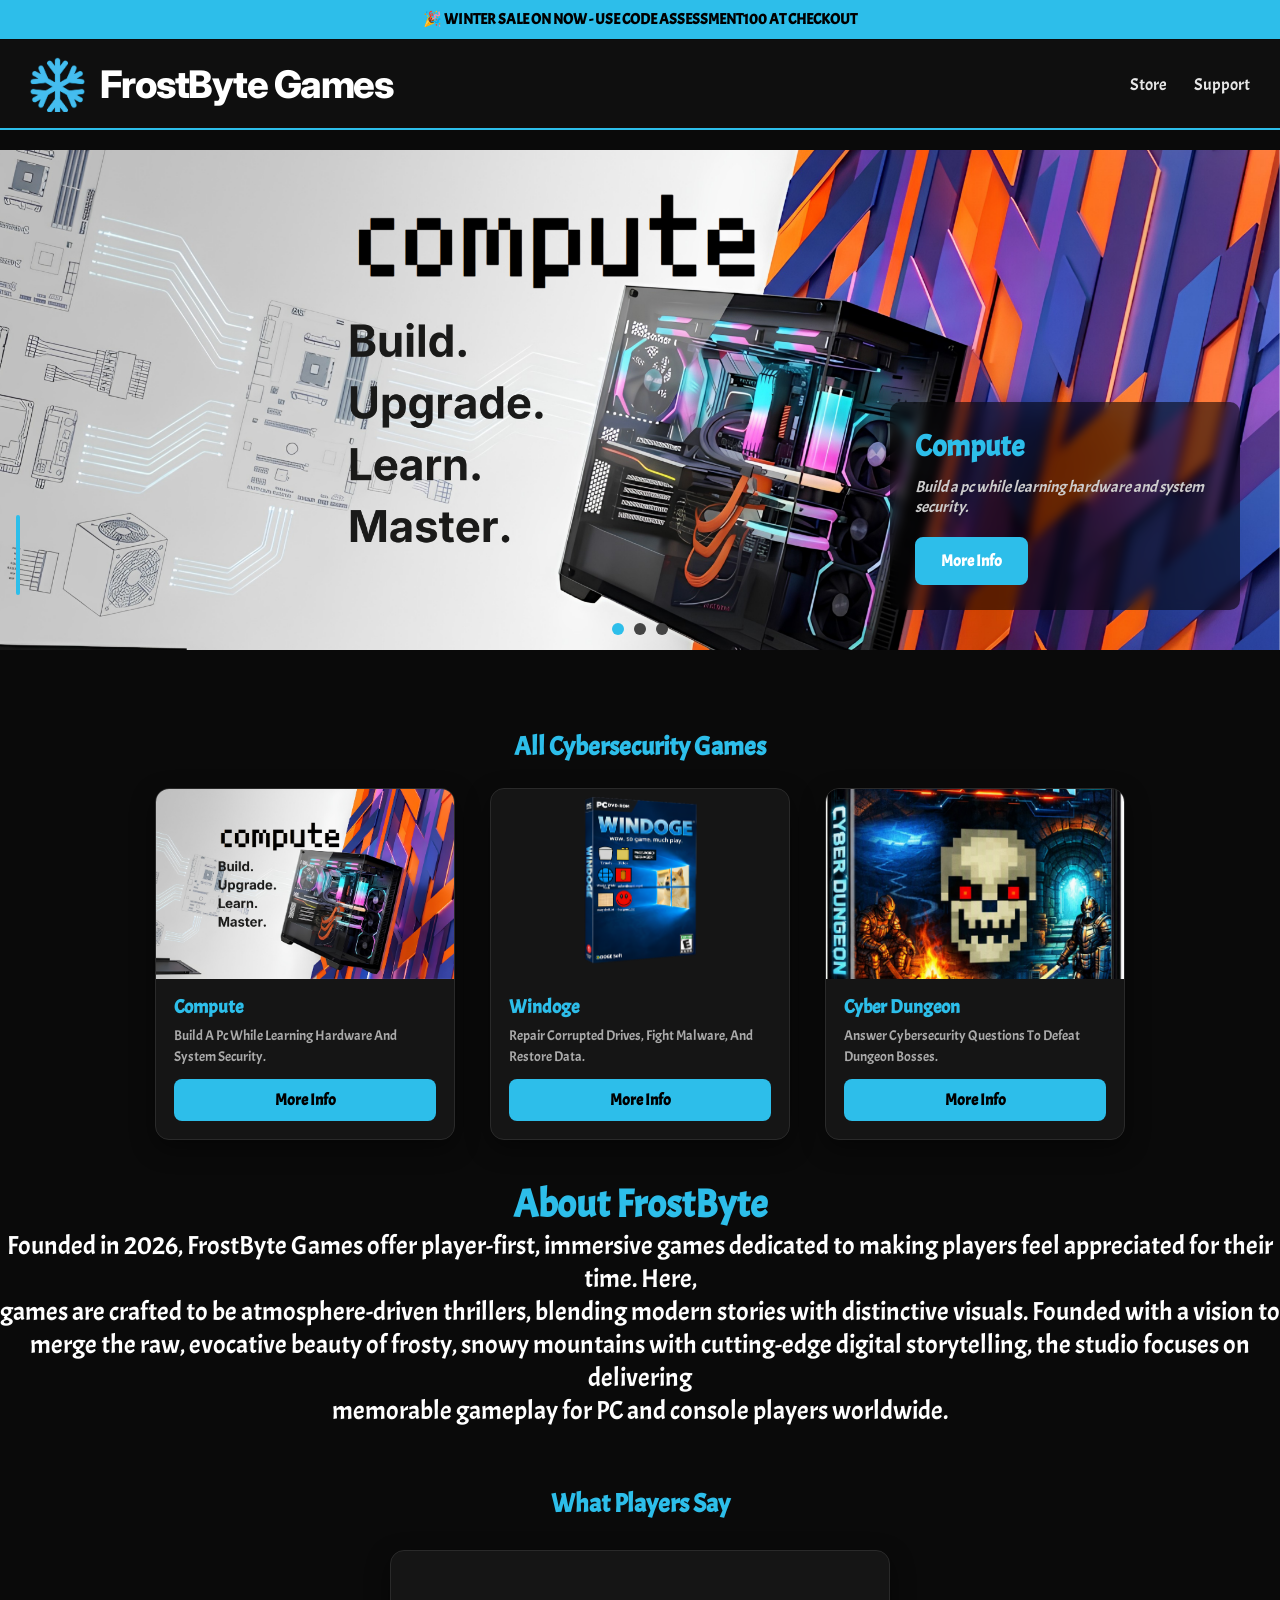
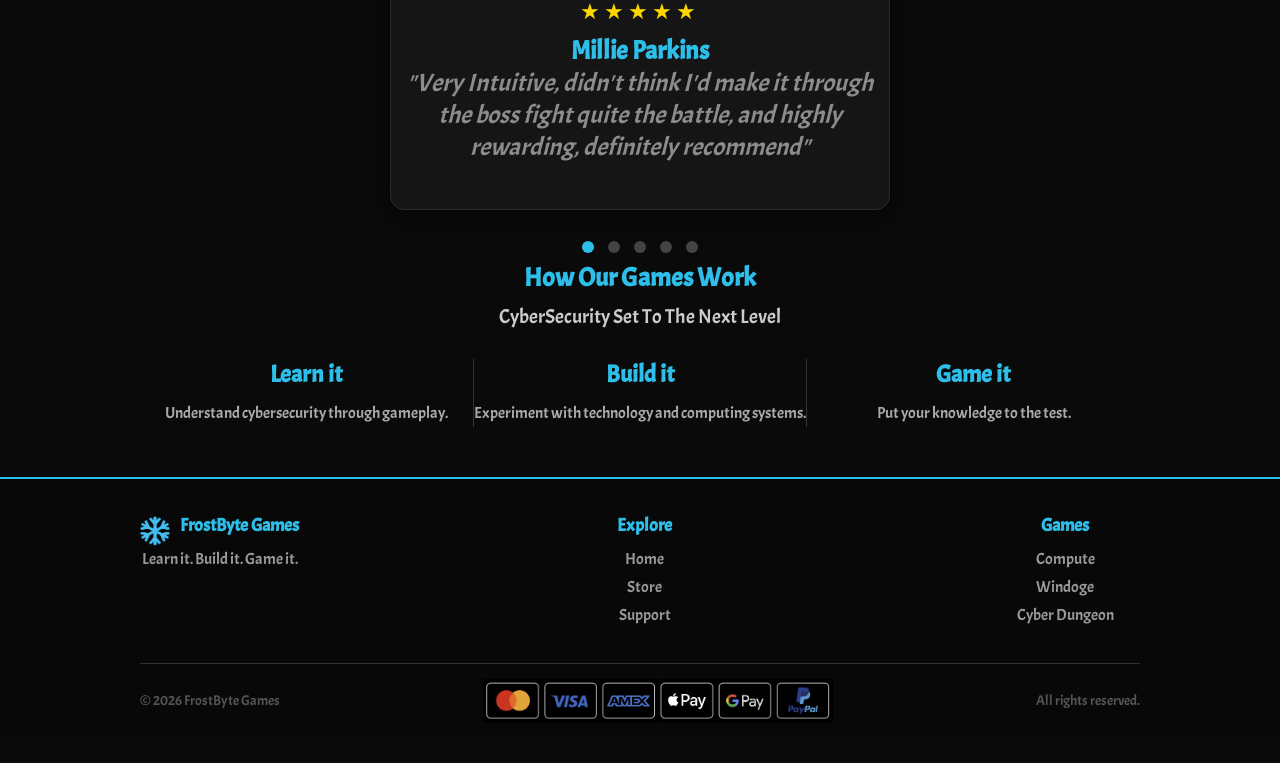
<file: index.html>
<!DOCTYPE html>
<html lang="en">
<head>
    <link rel="stylesheet" href="main.css">
    <title>FrostByte Games</title>
    <link rel="icon" type="image/x-icon" href="Def.png">
</head>
<!-- promtion code banner thingy at the top-->
<body>
<div id="sale-banner">
    🎉 WINTER SALE ON NOW - USE CODE <strong>ASSESSMENT100</strong> AT CHECKOUT
    <!-- header with navigation bar-->
</div>
  <header class="header">
    <a href="index.html" class="logo">
      <div class="logo-img"></div>
      <h1>FrostByte Games</h1>
    </a>
<nav class="top-nav">
    <a href="store.html">Store</a>
    <a href="support.html">Support</a>
  
</nav>
  </header>


  <div style="padding: 10px;"></div>
<!-- sidebar with animation -->
  <div class="sidebar-container">
    <aside class="sidebar">
        <a class="side-title" href="index.html">Home</a>
        <a href="ben.html">Compute</a>
        <a href="avina.html">Windoge</a>
        <a href="omar.html">Cyber Dungeon</a>
    </aside>
  </div>

    <main class="content">

     <!-- sildeshow does not have animations yet, need to be added-->
      <!-- bens game-->
<section class="slideshow">
  <div class="slide active">
    <img src="Fortniteskinadsdying.png" class="hero-img">
    <div class="hero-info">
      <h2>Compute</h2>
      <p><i>Build a pc while learning hardware and system security.</i></p>
      <a class="hero-buy" href="ben.html">More Info</a>
    </div>
  </div>
<!-- avinashs game-->
  <div class="slide">
    <img src="windoge.png" class="hero-img">
    <div class="hero-info">
      <h2>Windoge</h2>
      <p><i>Repair Corrupted Drives, Fight Malware, And Restore Data.</i></p>
      <a class="hero-buy" href="avina.html">More Info</a>
    </div>
  </div>
<!--omars game-->
  <div class="slide">
    <img src="f bkj.png" class="hero-img">
    <div class="hero-info">
      <h2>Cyber Dungeon</h2>
      <p><i>Answer Cybersecurity Questions To Defeat Dungeon Bosses.</i></p>
      <a class="hero-buy" href="omar.html">More Info</a>
    </div>
  </div>
<!-- slide dots allow u to select the slide -->
  <div class="slide-dots">
    <span class="dot active" onclick="goToSlide(0)"></span>
    <span class="dot" onclick="goToSlide(1)"></span>
    <span class="dot" onclick="goToSlide(2)"></span>
  </div>
</section>


  <div class="page-content">
        <h2 class="section-title">All Cybersecurity Games</h2>

<section class="grid">
<!-- this card all leads to the indvidual pages-->
<div class="card">
    <img src="Fortniteskinadsdying.png">
    <h3>Compute</h3>
    <p>Build A Pc While Learning Hardware And System Security.</p>
    <a class="buy" href="ben.html">More Info</a>
</div>

       <div class="card"> 
    <img src="FireyFrostBytesWindogeForAvinashIndrajith.png">
    <h3>Windoge</h3>
    <p>Repair Corrupted Drives, Fight Malware, And Restore Data.</p>
    <a class="buy" href="avina.html">More Info</a>
</div>

<div class="card">
    <img src="game3.png">
    <h3>Cyber Dungeon</h3>
    <p>Answer Cybersecurity Questions To Defeat Dungeon Bosses.</p>
    <a class="buy" href="omar.html">More Info</a>
</div>

        </section>
        
  </div>

    </main>
<!-- paragrpahed to look good idk-->
<section class="section-title">

    <h2>About FrostByte</h2>

    <p class="About-NorthByte">
      Founded in 2026, FrostByte Games offer player-first, immersive games dedicated to making players feel appreciated for their time. Here, 
  </p>

    <p class="About-NorthByte">
       games are crafted to be atmosphere-driven thrillers, blending modern stories with distinctive visuals. Founded with a vision to 
    </p>
   <p class="About-NorthByte">
      merge the raw, evocative beauty of frosty, snowy mountains with cutting-edge digital storytelling, the studio focuses on delivering
    </p>
   <p class="About-NorthByte">
      memorable gameplay for PC and console players worldwide.
    </p>

<div style="padding: 30px;"></div>
<!-- reviews slide 2wth animation-->
<section class="star-section">
    <h2 class="section-title">What Players Say</h2>

    <div class="reviews-carousel">
        <div class="review-slide active">
            <div class="Star reviews.png"></div>
            <div class="review-stars">★★★★★</div>
            <p class="review-name">Millie Parkins</p>
            <p class="quote"><i>"Very Intuitive, didn't think I'd make it through the boss fight quite the battle, and highly rewarding, definitely recommend"</i></p>
      
        </div>
        <div class="review-slide">
            <div class="star reviews"></div>
            <div class="review-stars">★★★★★</div>
            <p class="review-name">Mehmed Daruq</p>
            <p class="quote"><i>"Mechanically, it's a dream to play.</i></p>
            <p class="quote"><i>The gameplay feels incredible, and fine-tuning the level pacing will make it even more unforgettable!"</i></p>
        </div>
        <div class="review-slide">
            <div class="star-reviews"></div>
            <div class="review-stars">★★★★★</div>
            <p class="review-name">William Jones</p>
            <p class="quote"><i>"Devs really went all out on this,</i></p>
            <p class="quote"><i>very detailed designs and the animations are very smooth.”</i></p>
        </div>
        <div class="review-slide">
            <div class="star-reviews"></div>
            <div class="review-stars">★★★★★</div>
            <p class="review-name">Radhika Bhartaj</p>
            <p class="quote"><i>"I just can't stop playing this, </i></p>
            <p class="quote"><i>been going at it for hours! Worth every dollar.</i></p>
        </div>
        <div class="review-slide">
            <div class="star-reviews"></div>
            <div class="review-stars">★★★★★</div>
            <p class="review-name">Liam Wang</p>
            <p class="quote"><i>"Finally, a game that respects its players </i></p>
            <p class="quote"><i>grinding this was the best decision I've made yet, shoutout to the devs”</i></p>
        </div>
    </div>
<!-- same as before, allows to select-->
    <div class="review-dots">
        <span class="dot active" onclick="goToReview(0)"></span>
        <span class="dot" onclick="goToReview(1)"></span>
        <span class="dot" onclick="goToReview(2)"></span>
        <span class="dot" onclick="goToReview(3)"></span>
        <span class="dot" onclick="goToReview(4)"></span>
    </div>
</section>
<!-- has catres giving promtional synopsi for teaahcers showin ghow it improves leanring-->
<section class="about-our-games">

    <h2 class="section-title">How Our Games Work</h2>

    <p class="slogan">CyberSecurity Set To The Next Level</p>

  <div class="values">

    <div class="value">
        <h3>Learn it</h3>
        <p>Understand cybersecurity through gameplay.</p>
    </div>

    <div class="value">
        <h3>Build it</h3>
        <p>Experiment with technology and computing systems.</p>
    </div>

    <div class="value">
        <h3>Game it</h3>
        <p>Put your knowledge to the test.</p>
    </div>

</div>

</section>

<footer class="site-footer">

  <div class="footer-top">

    <div class="footer-column">
      <div class="footer-logo">
        <img src="Def.png" alt="FrostByte Games logo">

        <h3>FrostByte Games </h3>
      </div>
      <p>Learn it. Build it. Game it.</p>
    </div>

    <div class="footer-column">
      <h4>Explore</h4>
      <a href="index.html">Home</a>
      <a href="store.html">Store</a>
      <a href="support.html">Support</a>
    </div>

    <div class="footer-column">
      <h4>Games</h4>
      <a href="ben.html">Compute</a>
      <a href="avina.html">Windoge</a>
      <a href="omar.html">Cyber Dungeon</a>
    </div>

  </div>

  <div class="footer-divider"></div>

  <div class="footer-bottom">
    <span>© 2026 FrostByte Games</span>
    <img src="payment methods.png" class="payment-types" alt="Payment Methods">
    <span>All rights reserved.</span>
  </div>

</footer>
<!-- this is for the slideshow and the review dial all java goes under this script tag -->
 <script>
   

    let currentReview = 0;

    const reviewSlides = document.querySelectorAll('.review-slide');
    const reviewDots = document.querySelectorAll('.review-dots .dot');

    function goToReview(index) {
    
        reviewSlides[currentReview].classList.remove('active');
        reviewDots[currentReview].classList.remove('active');


        currentReview = index;


        reviewSlides[currentReview].classList.add('active');
        reviewDots[currentReview].classList.add('active');
    }

    function nextReview() {
        goToReview((currentReview + 1) % reviewSlides.length);
    }


    setInterval(nextReview, 5000);


    let currentSlide = 0;

    const slides = document.querySelectorAll('.slide');


    const dots = document.querySelectorAll('.slide-dots .dot');

    function goToSlide(index) {
       
        slides[currentSlide].classList.remove('active');
        dots[currentSlide].classList.remove('active');


        currentSlide = index;

   
        slides[currentSlide].classList.add('active');
        dots[currentSlide].classList.add('active');
    }

    function nextSlide() {
        let next = (currentSlide + 1) % slides.length;
        goToSlide(next);
    }

    setInterval(nextSlide, 6000);
</script>
</div>

</body>
</html>
</file>
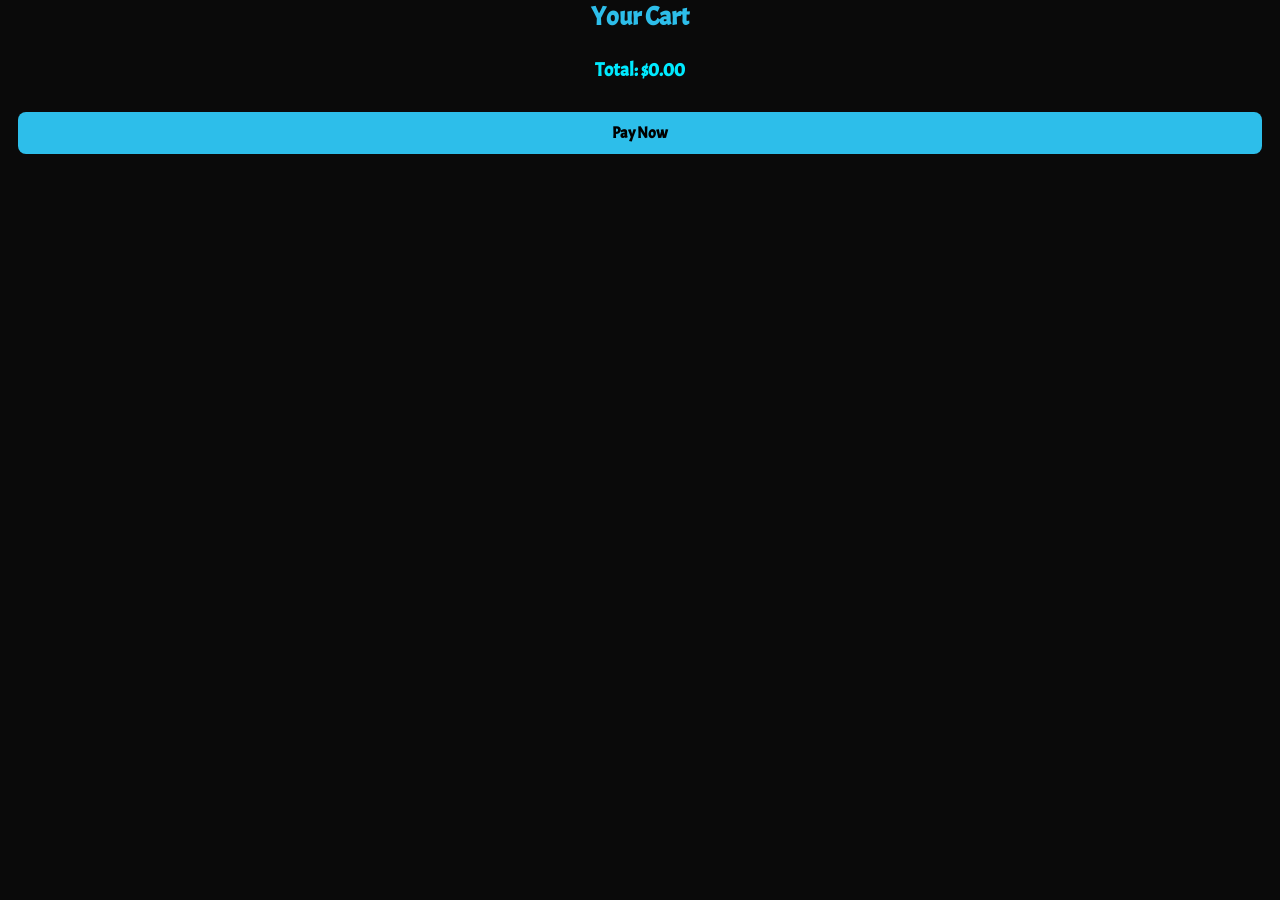
<file:  checkout.html>
<!DOCTYPE html>
<html>
<head>
    <title>Checkout - FrostByte Games</title>
    <link rel="stylesheet" href="main.css">
</head>
<body>

<h2 class="section-title">Your Cart</h2>

<div id="cart-items" style="max-width:600px;margin:auto;"></div>

<h3 id="total" style="text-align:center;color:#00eaff;margin-top:20px;"></h3>

<div style="text-align:center;margin-top:30px;">
    <a class="buy" onclick="alert('Payment system not implemented yet!')">Pay Now</a>
</div>

<script>
let cart = JSON.parse(localStorage.getItem("cart")) || [];
let container = document.getElementById("cart-items");
let total = 0;

cart.forEach(item => {
    total += item.price;

    container.innerHTML += `
        <div style="background:#151515;padding:20px;margin-bottom:15px;border-radius:10px;">
            <img src="${item.img}" style="height:120px;object-fit:cover;">
            <h3 style="color:#00eaff;margin-top:10px;">${item.name}</h3>
            <p style="color:#ccc;">$${item.price.toFixed(2)}</p>
        </div>
    `;
});

document.getElementById("total").innerText = "Total: $" + total.toFixed(2);
</script>

</body>
</html>
</file>
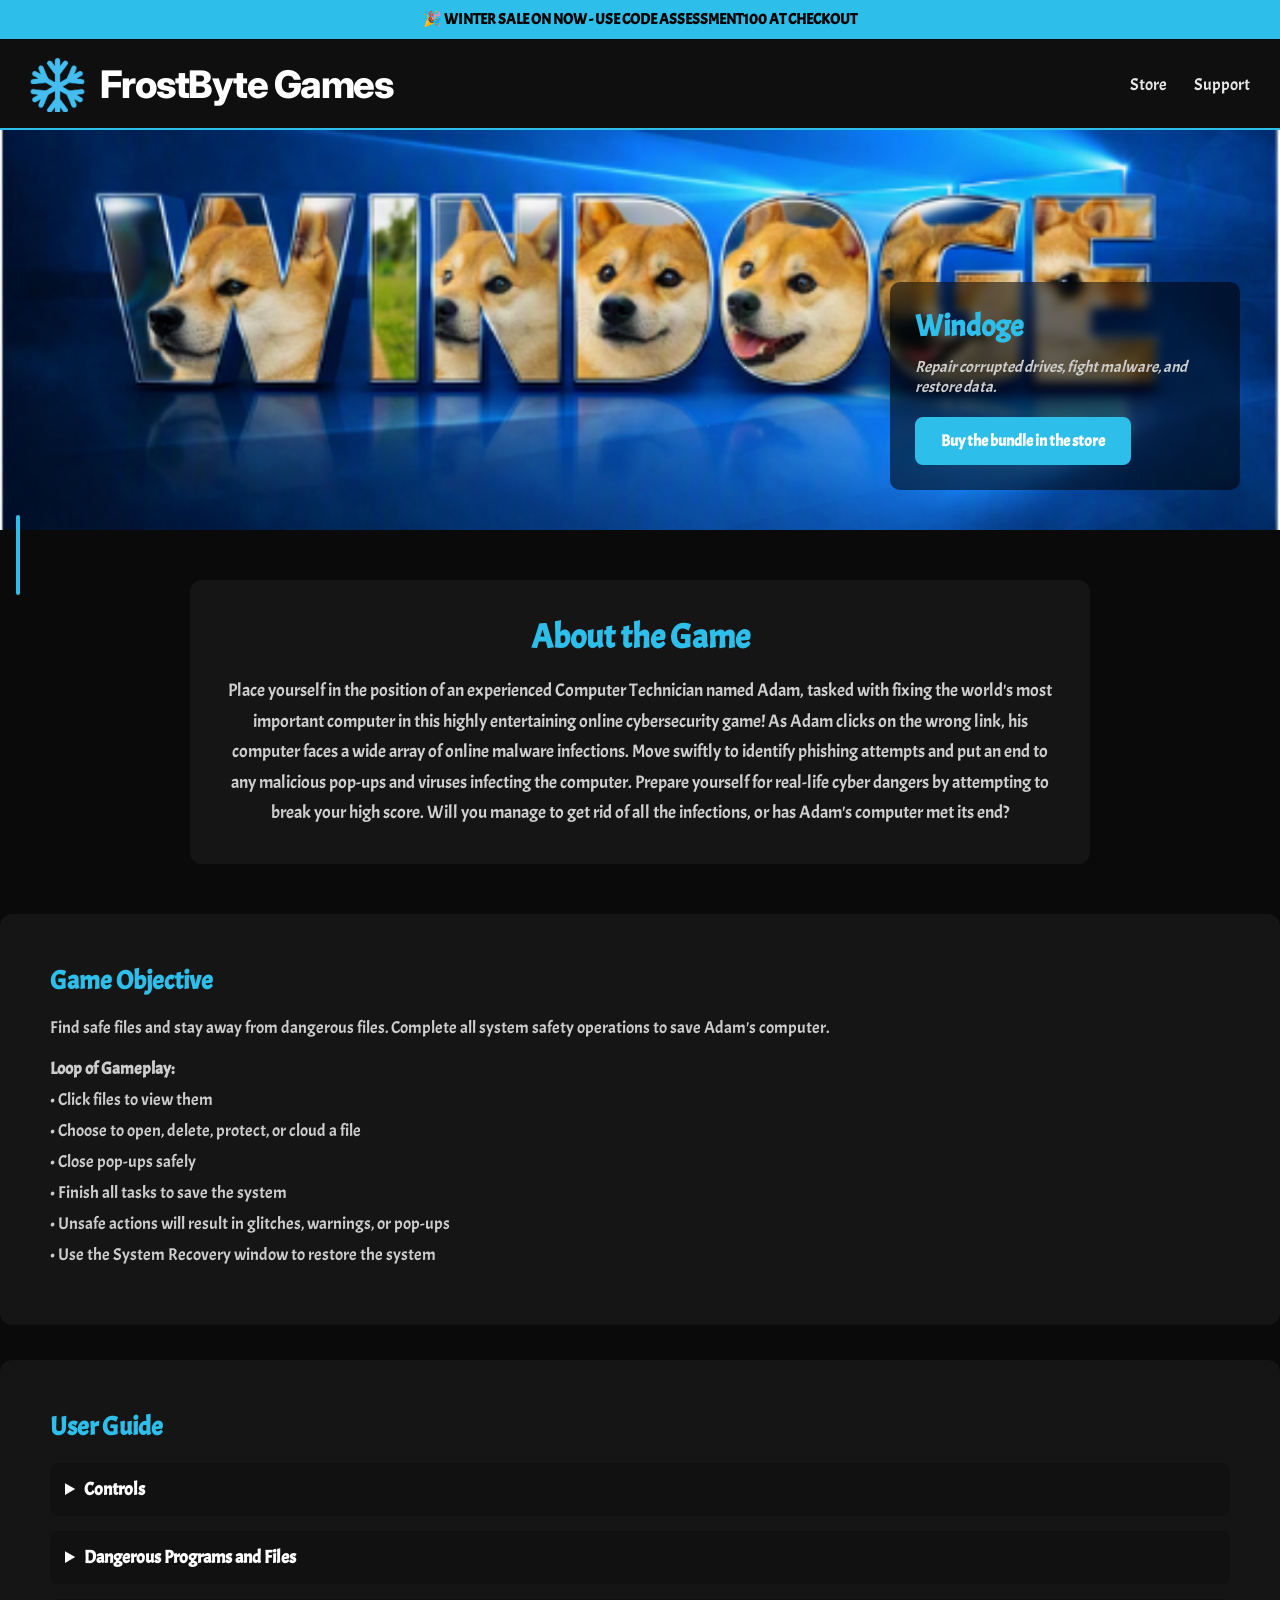
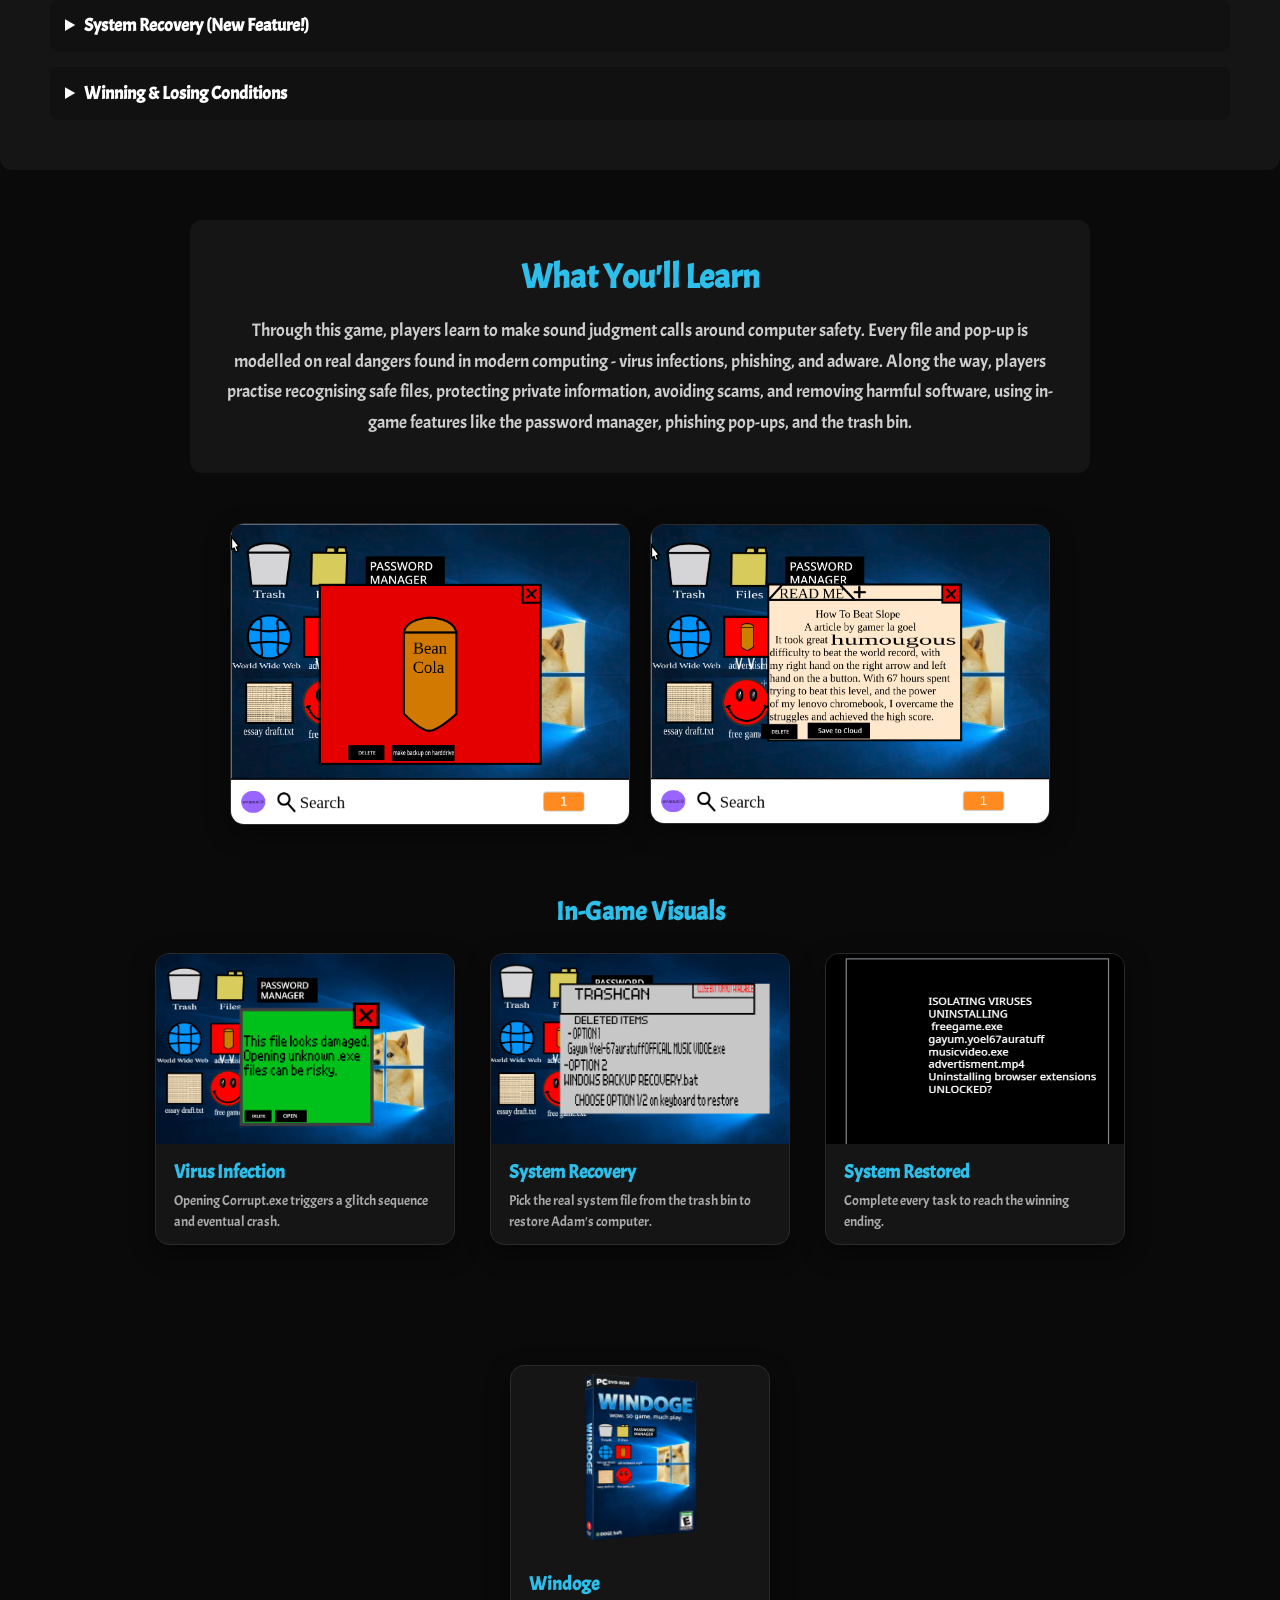
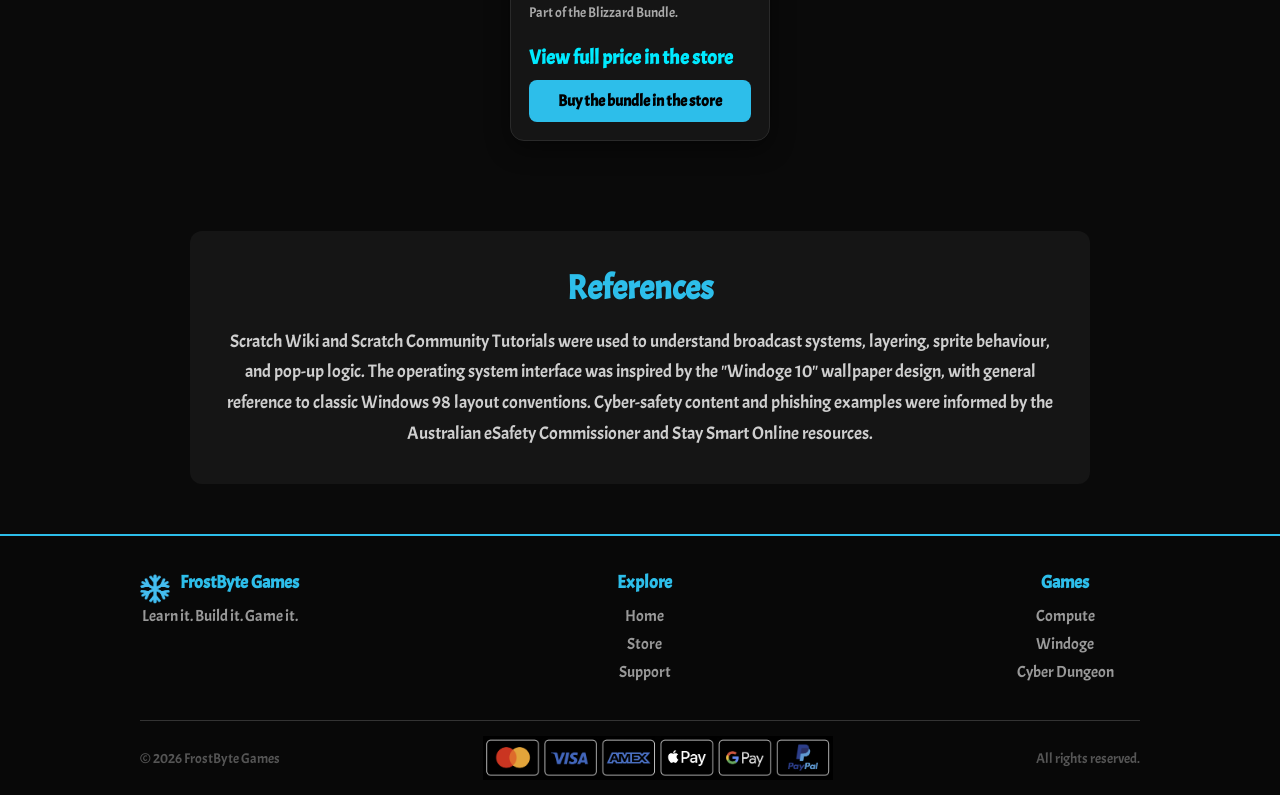
<file: avina.html>
<!DOCTYPE html>
<html lang="en">
<head>
    <link rel="stylesheet" href="main.css">
    <title>Windoge - FrostByte Games</title>
    <link rel="icon" type="image/x-icon" href="Def.png">

</head>


<body>
  <!-- Promotional sale banner diplayed at the top of the website -->
<div id="sale-banner">
    🎉 WINTER SALE ON NOW - USE CODE <strong>ASSESSMENT100</strong> AT CHECKOUT
</div>
<!-- NMain website header containg the Frostbye game logo and the main website navigation -->
  <header class="header">
    <a href="index.html" class="logo">
      <div class="logo-img"></div>
      <h1>FrostByte Games</h1>
    </a>
    <nav class="top-nav">
      <a href="store.html">Store</a>
      <a href="support.html">Support</a>
    </nav>
  </header>

<!-- Sidebar navigation used to access the home page  -->
  <div class="sidebar-container">
    <!-- Sidebar contains links to the different games available on the FrostByte Games website -->
    <aside class="sidebar">
        <a class="side-title" href="index.html">Home</a>
        <a href="ben.html">Compute</a>
        <a href="avina.html">HDD Corruption</a>
        <a href="omar.html">Cyber Dungeon</a>
    </aside>
  </div>
<!-- Main content area containing all information and promotional material for Windoge -->
  <main class="content">
<!-- Hero section introduces Windoge and provides a direct link to the store -->
    <section class="slideshow" style="height:400px;">
      <!-- Main Windoge promotional image and short description of the game -->
      <div class="slide active">
        <img src="windoge.png" alt="Windoge hero banner" class="hero-img">
        <div class="hero-info">
          <h2>Windoge</h2>
          <p><i>Repair corrupted drives, fight malware, and restore data.</i></p>
         <!-- Link allowing users to access the store and purchase the game bundle -->

          <a class="hero-buy" href="store.html">Buy the bundle in the store</a>
        </div>
      </div>
    </section>
<!-- Provides an overview of the game's storyline, setting and main gameplay concept -->
    <div class="about">
      <h2>About the Game</h2>
      <p>
        Place yourself in the position of an experienced Computer Technician named Adam, tasked with fixing the world's most important computer in this highly entertaining
        online cybersecurity game! As Adam clicks on the wrong link, his computer faces a wide array of
        online malware infections. Move swiftly to identify phishing attempts and put an end to any
        malicious pop-ups and viruses infecting the computer. Prepare yourself for real-life cyber dangers
        by attempting to break your high score. Will you manage to get rid of all the infections, or has
        Adam's computer met its end?
      </p>
    </div>
<!-- Explain the main objective of Windogew and the task the player must complete  -->
    <div class="support-box">
      <h3>Game Objective</h3>
      <p>Find safe files and stay away from dangerous files. Complete all system safety operations to save Adam's computer.</p>
<!-- Lists the main gameplay steps that the player follows during a game -->
      <div class="support-text">
        <p><strong>Loop of Gameplay:</strong></p>
        <p>• Click files to view them</p>
        <p>• Choose to open, delete, protect, or cloud a file</p>
        <p>• Close pop-ups safely</p>
        <p>• Finish all tasks to save the system</p>
        <p>• Unsafe actions will result in glitches, warnings, or pop-ups</p>
        <p>• Use the System Recovery window to restore the system</p>
      </div>
    </div>
<!-- FAQ box provide additional information to help player understand the gam -->
    <div class="faq-box">
      <h3>User Guide</h3>
<!-- expendabe section explaining the controls and keyboard interactions -->
      <details>
        <summary>Controls</summary>
        <p><strong>Left Clicking:</strong> opens files, makes actions, closes pop-ups, and interacts with windows.</p>
        <p><strong>Keys N / O</strong> (used only in the scam-credits section): Key N only works once all tasks are complete. Key O can only be pressed once all tasks have been completed.</p>
      </details>
<!-- Explain the dangerous programs, files and pop-ups that players mayencounter -->
      <details>
        <summary>Dangerous Programs and Files</summary>
        <p>• <strong>Corrupt.exe</strong> - dangerous, launches the glitch sequence</p>
        <p>• <strong>BeanCola Adware</strong> - causes pop-ups</p>
        <p>• <strong>Phishing pop-ups</strong> - fake prizes, always press the red X button</p>
        <p>• <strong>Private_Info.txt</strong> - protect it for extra score points</p>
        <p>• <strong>Harmless files</strong> - don't delete these</p>
      </details>
<!-- Explain the system Recovery feature and how players can restor the computer -->
      <details>
        <summary>System Recovery (New Feature!)</summary>
        <p>
          The trash bin window contains two files. One is a genuine system file, the other is a virus
          imitating it. Select the correct file to restore the system - a wrong selection triggers a
          warning or glitch, while the right choice brings you closer to the win condition.
        </p>
      </details>
<!-- Describe the conditions required for the player to win or lose the game -->
      <details>
        <summary>Winning &amp; Losing Conditions</summary>
        <p><strong>Win:</strong> Complete all tasks, including the System Recovery feature, to reach the "System Restored" ending.</p>
        <p><strong>Lose:</strong> Unsafe actions cause the system to crash.</p>
      </details>
    </div>
<!-- explains the cyersecurity knowlege and sklls players can develop through the gam -->
    <div class="about">
      <h2>What You'll Learn</h2>
      <p>
        Through this game, players learn to make sound judgment calls around computer safety. Every file
        and pop-up is modelled on real dangers found in modern computing - virus infections, phishing,
        and adware. Along the way, players practise recognising safe files, protecting private
        information, avoiding scams, and removing harmful software, using in-game features like the
        password manager, phishing pop-ups, and the trash bin.
      </p>
    </div>
    <!--  the Screenshot demonstrate important features and gameplay elements from Windoge -->
    <div class="learn-images">
  <img src="Screenshot_20260823_195947.png" alt="How to start game popup">
  <img src="Screenshot_20260823_211947.png" alt="Secret code popup">
</div>
<!-- SCREENSHOTS -->
    <div class="page-content">
      <h2 class="section-title">In-Game Visuals</h2>
      <section class="grid">
        <div class="card">
          <img src="corrupt-exe.png" alt="Virus infection screen"> 
          <h3>Virus Infection</h3>
          <p>Opening Corrupt.exe triggers a glitch sequence and eventual crash.</p>
        </div>
        <div class="card">
          <img src="trash-bin.png" alt="System recovery trash bin">
          <h3>System Recovery</h3>
          <p>Pick the real system file from the trash bin to restore Adam's computer.</p>
        </div>
        <div class="card">
          <img src="win-screen.png" alt="System restored win screen" >
          <h3>System Restored</h3>
          <p>Complete every task to reach the winning ending.</p>
        </div>
      </section>
    </div>
<!-- Displays the Windoge game cover and provides a link to the store -->
    <div class="store-grid" style="max-width:300px;margin:40px auto;">
      <div class="card">
        <img src="FireyFrostBytesWindogeForAvinashIndrajith.png"` alt="Windoge game cover" style="width:100%;">
        <h3>Windoge</h3>
        <p>Part of the Blizzard Bundle.</p>
        <span class="price">View full price in the store</span>
        <a class="buy" href="store.html">Buy the bundle in the store</a>
      </div>
    </div>
<!-- References section identifies external resources and sources used during development -->
    <div class="about">
      <h2>References</h2>
      <p>
        Scratch Wiki and Scratch Community Tutorials were used to understand broadcast systems, layering,
        sprite behaviour, and pop-up logic. The operating system interface was inspired by the "Windoge 10"
        wallpaper design, with general reference to classic Windows 98 layout conventions. Cyber-safety
        content and phishing examples were informed by the Australian eSafety Commissioner and
        Stay Smart Online resources.
      </p>
    </div>

  </main>
<!-- the genral footer -->
<footer class="site-footer">

  <div class="footer-top">
    <div class="footer-column">
      <div class="footer-logo">
        <img src="Def.png" alt="FrostByte Games logo">

        <h3>FrostByte Games </h3>
      </div>
      <p>Learn it. Build it. Game it.</p>
    </div>

    <div class="footer-column">
      <h4>Explore</h4>
      <a href="index.html">Home</a>
      <a href="store.html">Store</a>
      <a href="support.html">Support</a>
    </div>

    <div class="footer-column">
      <h4>Games</h4>
      <a href="ben.html">Compute</a>
      <a href="avina.html">Windoge</a>
      <a href="omar.html">Cyber Dungeon</a>
    </div>

  </div>

  <div class="footer-divider"></div>

  <div class="footer-bottom">
    <span>© 2026 FrostByte Games</span>
    <img src="payment methods.png" class="payment-types" alt="Payment Methods">
    <span>All rights reserved.</span>
  </div>

</footer>

</body>
</html>
</file>
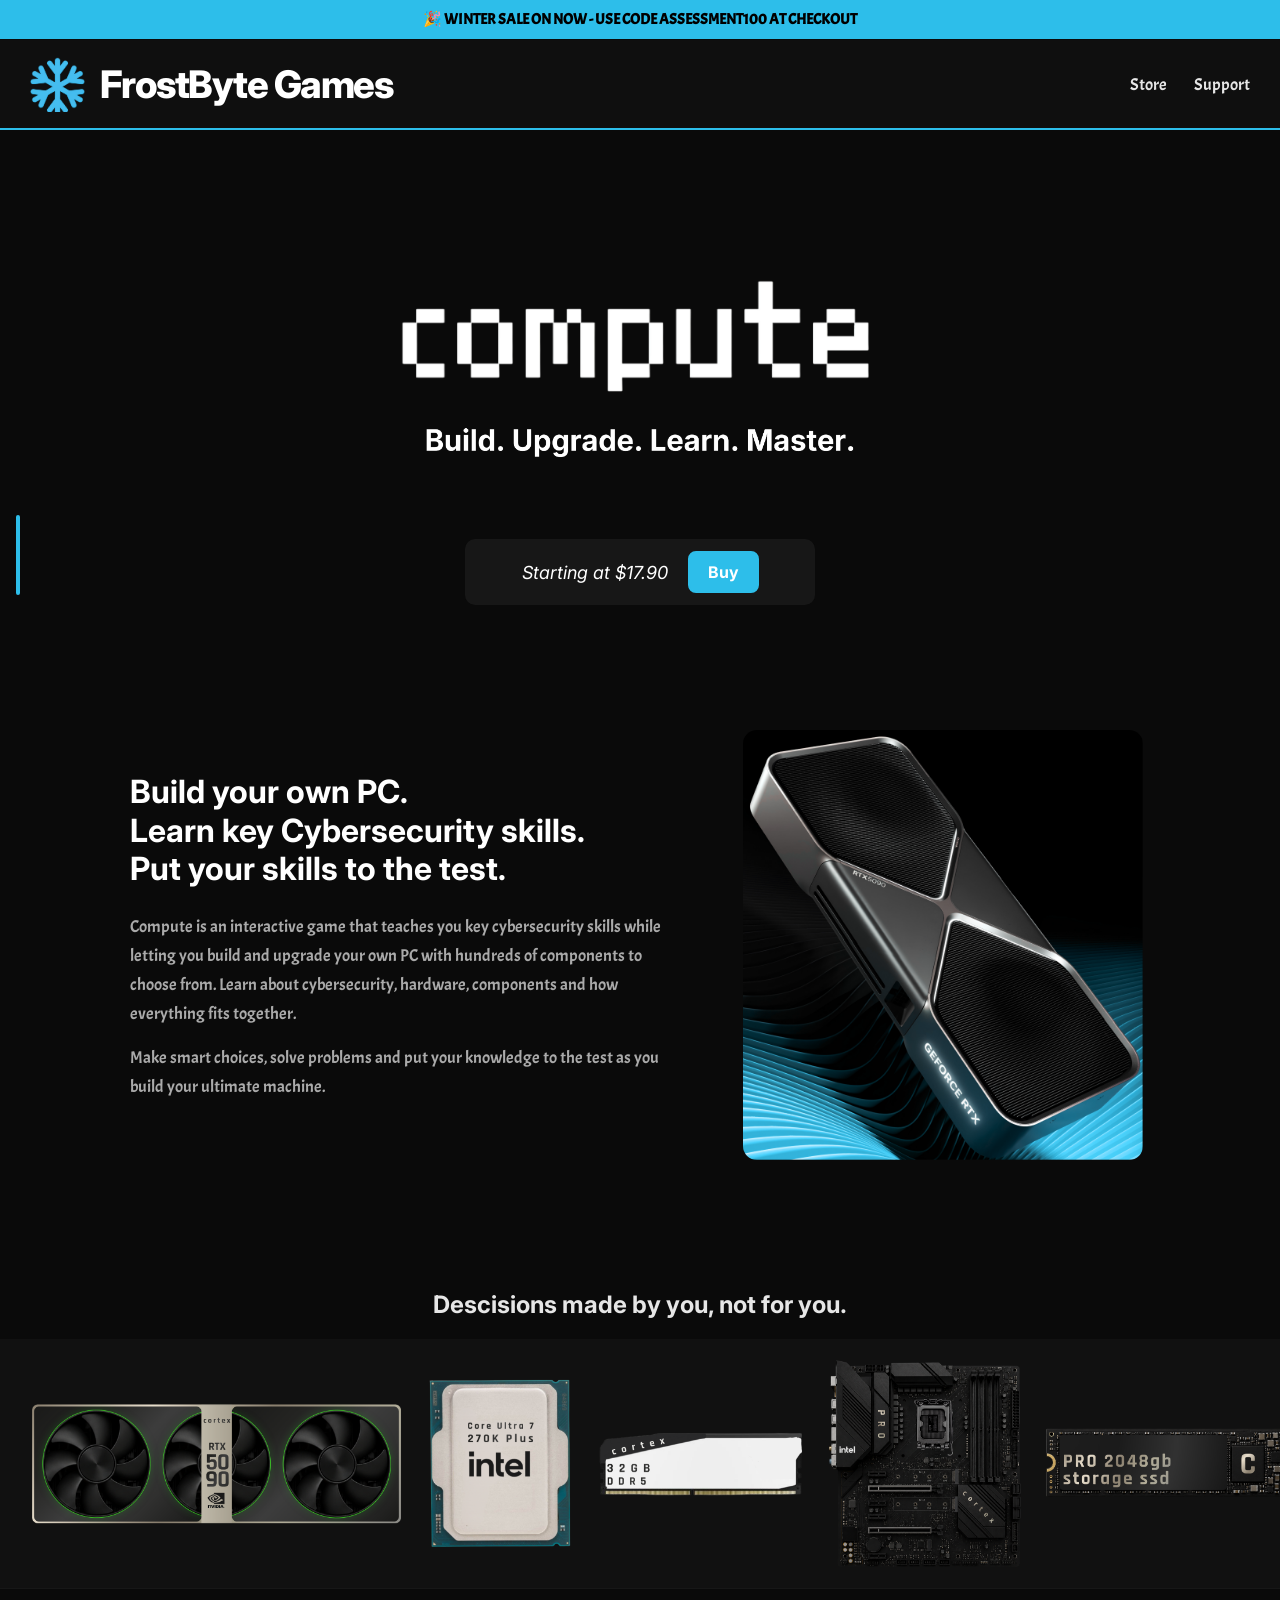
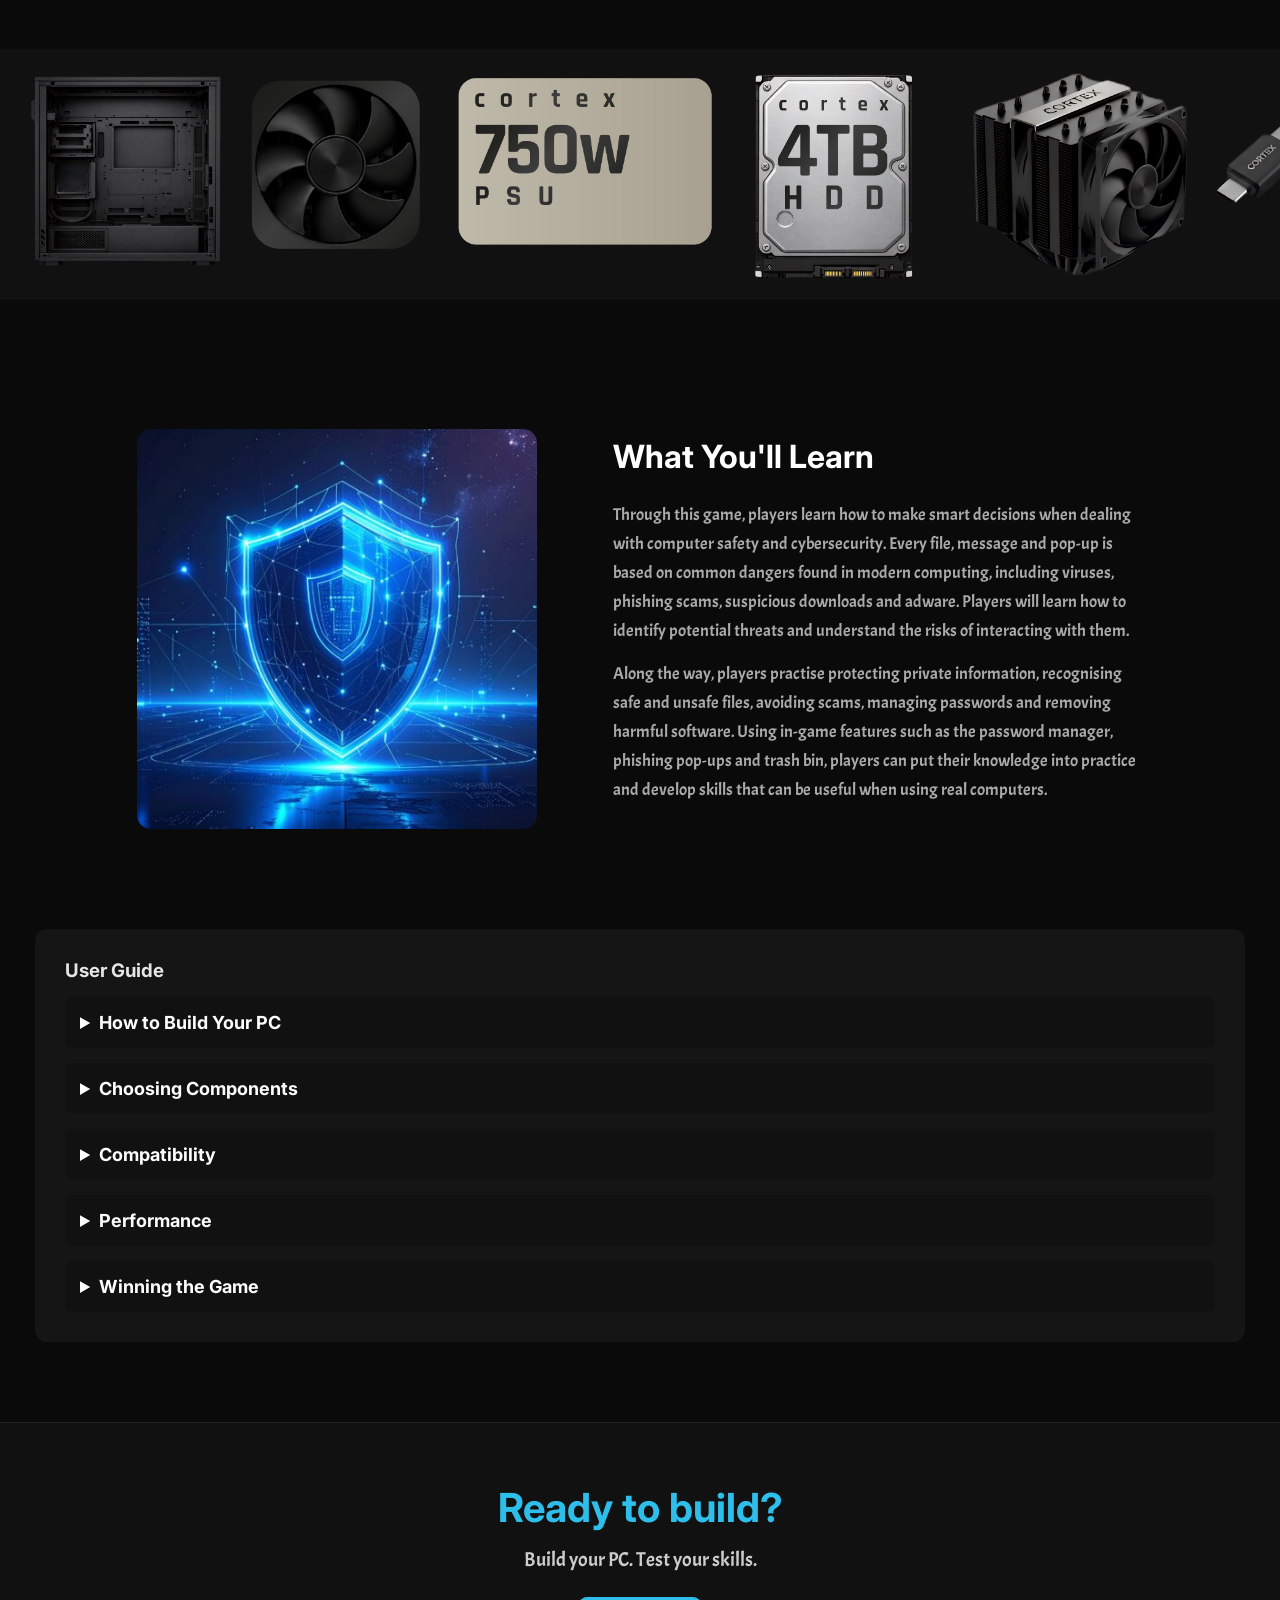
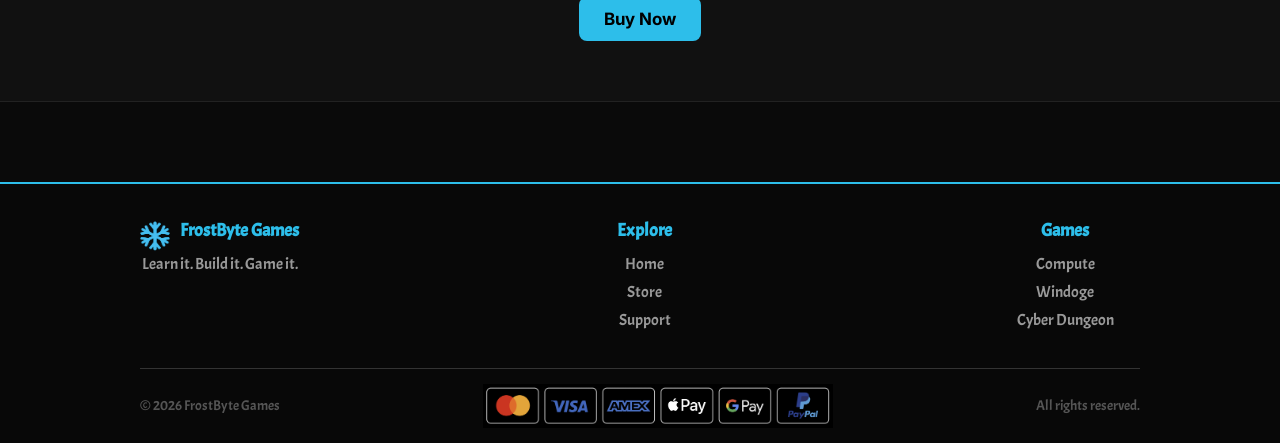
<file: ben.html>
<!DOCTYPE html>
<html lang="en">
<head>
    <link rel="stylesheet" href="main.css">
    <title>FrostByte Games</title>
    <link rel="icon" type="image/x-icon" href="Def.png">
</head>
<!-- promtion code banner thingy at the top-->
<body>
<div id="sale-banner">
    🎉 WINTER SALE ON NOW - USE CODE <strong>ASSESSMENT100</strong> AT CHECKOUT

    <!-- header with navigation bar-->
</div>
  <header class="header">
    <a href="index.html" class="logo">
      <div class="logo-img"></div>
      <h1>FrostByte Games</h1>
    </a>
<nav class="top-nav">
    <a href="store.html">Store</a>
    <a href="support.html">Support</a>
  
</nav>
</header>
  <div class="sidebar-container">
    <aside class="sidebar">
        <a class="side-title" href="index.html">Home</a>
        <a href="ben.html">Compute</a>
        <a href="avina.html">HDD Corruption</a>
        <a href="omar.html">Cyber Dungeon</a>
    </aside>
  </div>

 <section class="bensbanner">

    <video class="bannerbackground" autoplay muted loop playsinline> <!-- learnt attribute thingies from https://developer.mozilla.org/en-US/docs/Web/HTML/Reference/Elements/video-->
    <source src="rgbpccomplete.mp4" type="video/mp4">
  </video>

    <img src="compute logo.png" class="computelogo">

    <img src="build upgrade learn master.png" class="computeslogan">

    <div class="hero-info-ben">
          <p><i>Starting at $17.90</i></p>
          <a class="hero-buy-ben" href="store.html">Buy</a>
        </div>
</section>

<section class="whatscompute">
    <div class="computeintro">
        <div class="computeintrotext">
            <h3>Build your own PC.<br>Learn key Cybersecurity skills.<br>Put your skills to the test.</h3>
            <p>
                Compute is an interactive game that teaches you key cybersecurity skills
                while letting you build and upgrade your own PC with hundreds of components to choose from.
                Learn about cybersecurity, hardware, components and how everything fits together.
            </p>
            <p>
                Make smart choices, solve problems and put your knowledge
                to the test as you build your ultimate machine.
            </p>
        </div>
        <div class="computeimg1">
            <img src="5090 graphic for website.png" alt="One of the hundreds of components you can choose for your pc.">
        </div>

    </div>

</section>

<section class="scrollingleft">

    <h2>Descisions made by you, not for you.</h2>
    <div style="padding: 10px;"></div>
    <div class="left-carousel">
        <div class="left-track">

            <img src="750w.png" alt="PC components">
            <img src="750w.png" alt="PC components">

        </div>
    </div>

</section>

<section class="scrollingright">

    <div class="right-carousel">
        <div class="right-track">

            <img src="750w (1).png" alt="PC components">
            <img src="750w (1).png" alt="PC components">

        </div>
    </div>

</section>

<section class="whatscompute">
    <div class="computeintro">

      <div class="computeimg1">
            <img src="shield for website.jpg" alt="Blue Cybersecurity ">
        </div>

        <div class="computeintrotext">
             <h3>What You'll Learn</h3>
              <p>Through this game, players learn how to make smart decisions when dealing with computer safety
                and cybersecurity. Every file, message and pop-up is based on common dangers found in modern
                computing, including viruses, phishing scams, suspicious downloads and adware. Players will
                learn how to identify potential threats and understand the risks of interacting with them.</p>

              <p>Along the way, players practise protecting private information, recognising safe and unsafe files,
                  avoiding scams, managing passwords and removing harmful software. Using in-game features such as
                  the password manager, phishing pop-ups and trash bin, players can put their knowledge into practice
                  and develop skills that can be useful when using real computers.</p>
        </div>

    </div>

</section>


<div class="faq-box-ben">
    <h3>User Guide</h3>

    <details>
        <summary>How to Build Your PC</summary>
        <p>Choose Components: Select a CPU, GPU, RAM, storage, motherboard, power supply, and case for your build.</p>
        <p>Install Components: Place each component into the correct position in your PC.</p>
        <p>Complete Your Build: Make sure all your components are compatible before starting your system.</p>
    </details>

    <details>
        <summary>Choosing Components</summary>
        <p>CPU: Controls how quickly your computer can process tasks.</p>
        <p>GPU: Handles graphics and has a major impact on gaming performance.</p>
        <p>RAM: Gives your computer more room to handle multiple tasks.</p>
        <p>Storage: Stores your operating system, games, and files.</p>
    </details>

    <details>
        <summary>Compatibility</summary>
        <p>Not every component works with every PC. Check that your CPU matches your motherboard, your RAM is supported, your power supply can handle your components, and everything fits inside your case.</p>
    </details>

    <details>
        <summary>Performance</summary>
        <p>Your component choices affect the final performance of your PC. A powerful GPU can improve gaming performance, while a faster CPU and enough RAM can help your system handle demanding tasks.</p>
    </details>

    <details>
        <summary>Winning the Game</summary>
        <p>Build: Successfully assemble your PC using compatible components.</p>
        <p>Upgrade: Improve your system by replacing or adding components.</p>
        <p>Learn: Learn key Cybersecurity skills as well as PC building knowledge.</p>
        <p>Master: Create the best build you can and learn how the different components work together.</p>
    </details>

</div>



<section class="calltoaction">
    <h2>Ready to build?</h2>
    <p>Build your PC. Test your skills.</p>
    <a href="store.html" class="calltoactionbutton">Buy Now</a>
</section>
</body>

<footer class="site-footer">

  <div class="footer-top">

    <div class="footer-column">
      <div class="footer-logo">
        <img src="Def.png" alt="FrostByte Games logo">

        <h3>FrostByte Games </h3>
      </div>
      <p>Learn it. Build it. Game it.</p>
    </div>

    <div class="footer-column">
      <h4>Explore</h4>
      <a href="index.html">Home</a>
      <a href="store.html">Store</a>
      <a href="support.html">Support</a>
    </div>

    <div class="footer-column">
      <h4>Games</h4>
      <a href="ben.html">Compute</a>
      <a href="avina.html">Windoge</a>
      <a href="omar.html">Cyber Dungeon</a>
    </div>
  </div>
  <div class="footer-divider"></div>

  <div class="footer-bottom">
    <span>© 2026 FrostByte Games</span>
    <img src="payment methods.png" class="payment-types" alt="Payment Methods">
    <span>All rights reserved.</span>
  </div>

</footer>
</html>
</file>
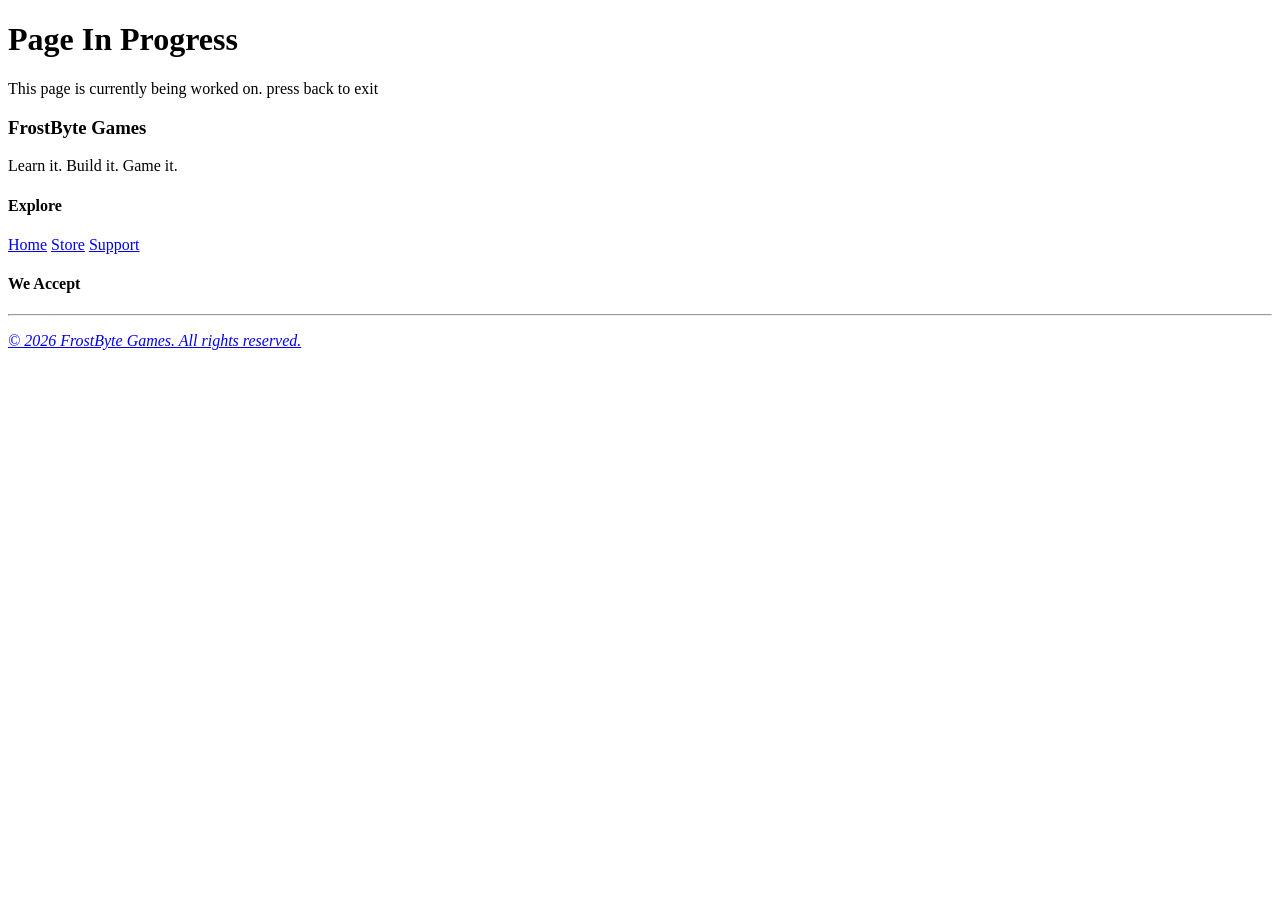
<file: buymygame.html>
<!DOCTYPE html>
<html lang="en">
<head>
    <title>In Progress</title>
    <meta charset="UTF-8">
</head>

<body>
    <h1>Page In Progress</h1>
    <p>This page is currently being worked on. press back to exit</p>
</body>

<footer class="site-footer">
  <div class="footer-top">
    <div class="footer-column">
      <h3>FrostByte Games</h3>
      <p>Learn it. Build it. Game it.</p>
    </div>

    <div class="footer-column">
      <h4>Explore</h4>
      <a href="index.html">Home</a>
      <a href="store.html">Store</a>
      <a href="support.html">Support</a>
    </div>

    <div class="footer-column">
      <h4>We Accept</h4>
      <div class="payment-badges">
<a href="payment methods.png" class="payment-types">
      </div>
    </div>
  </div>

  <hr>

  <p class="footer-bottom"><i>&copy; 2026 FrostByte Games. All rights reserved.</i></p>
</footer>
</html>
</file>
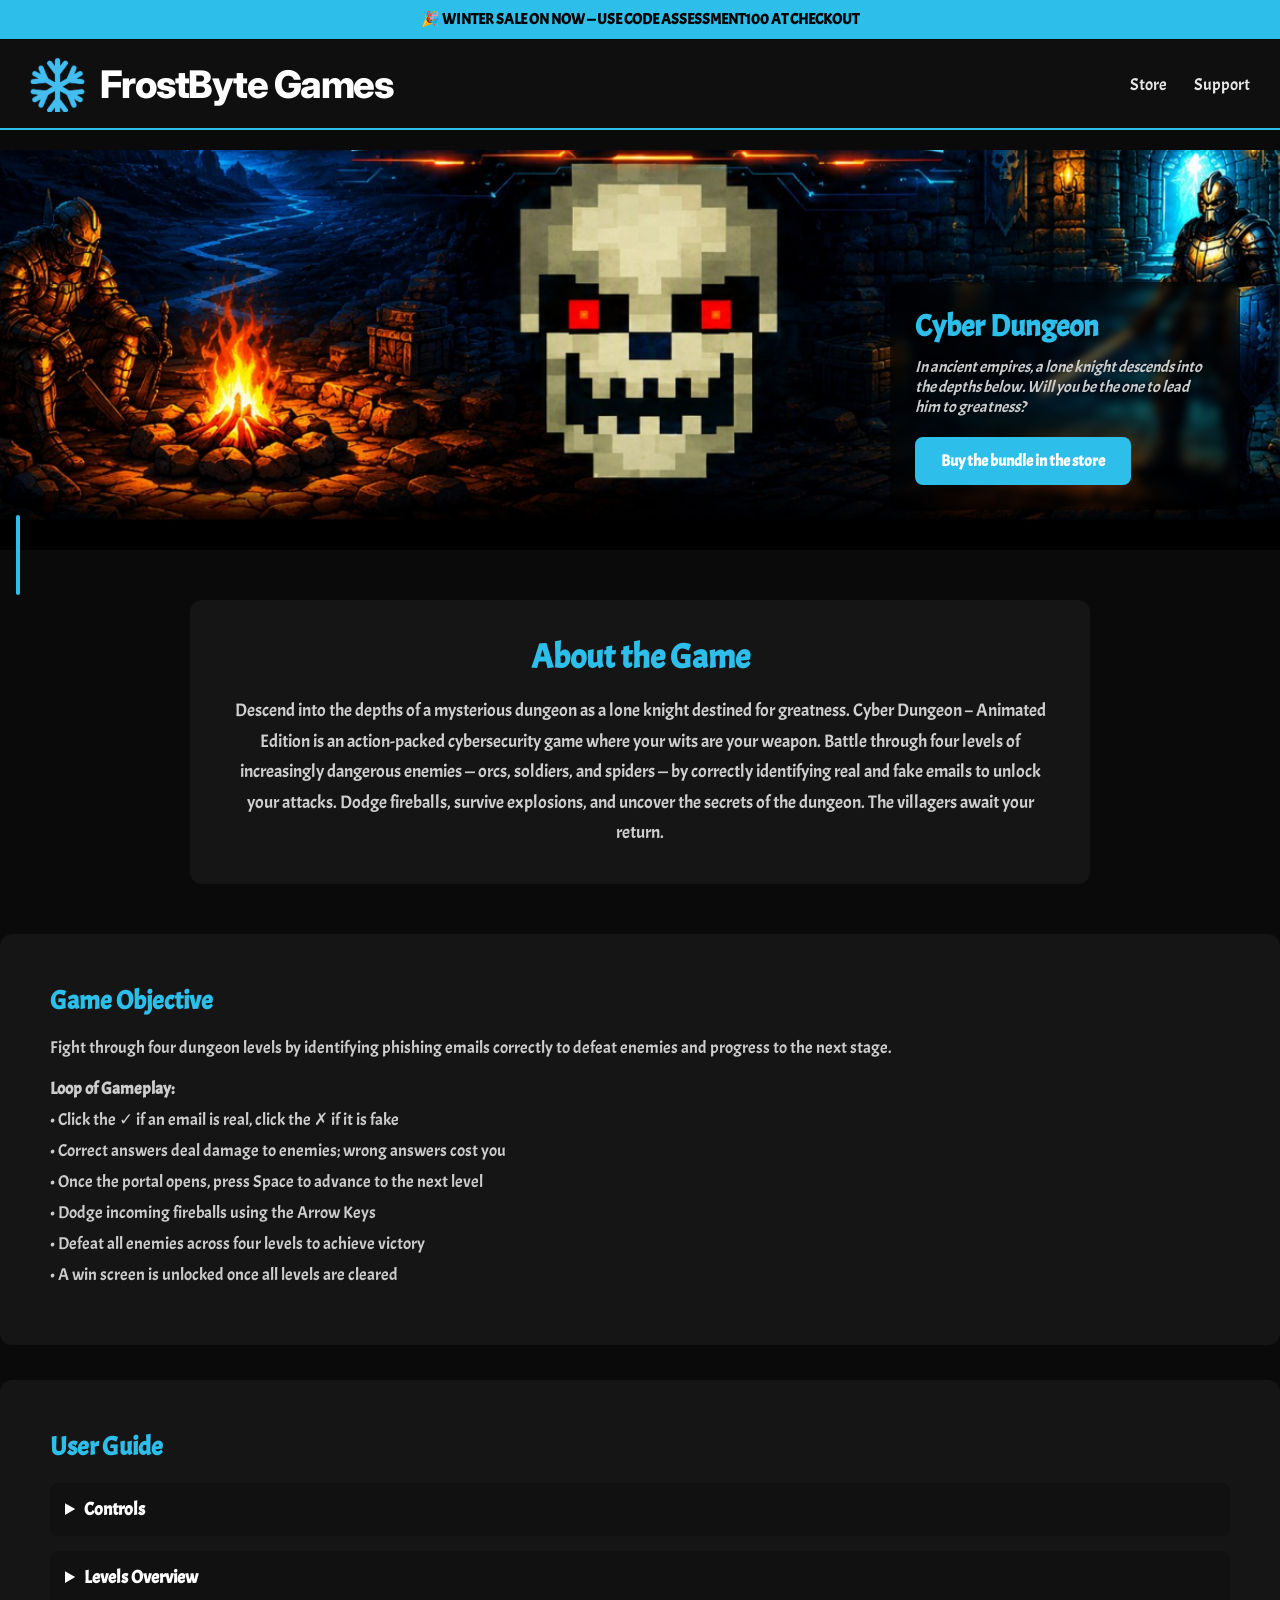
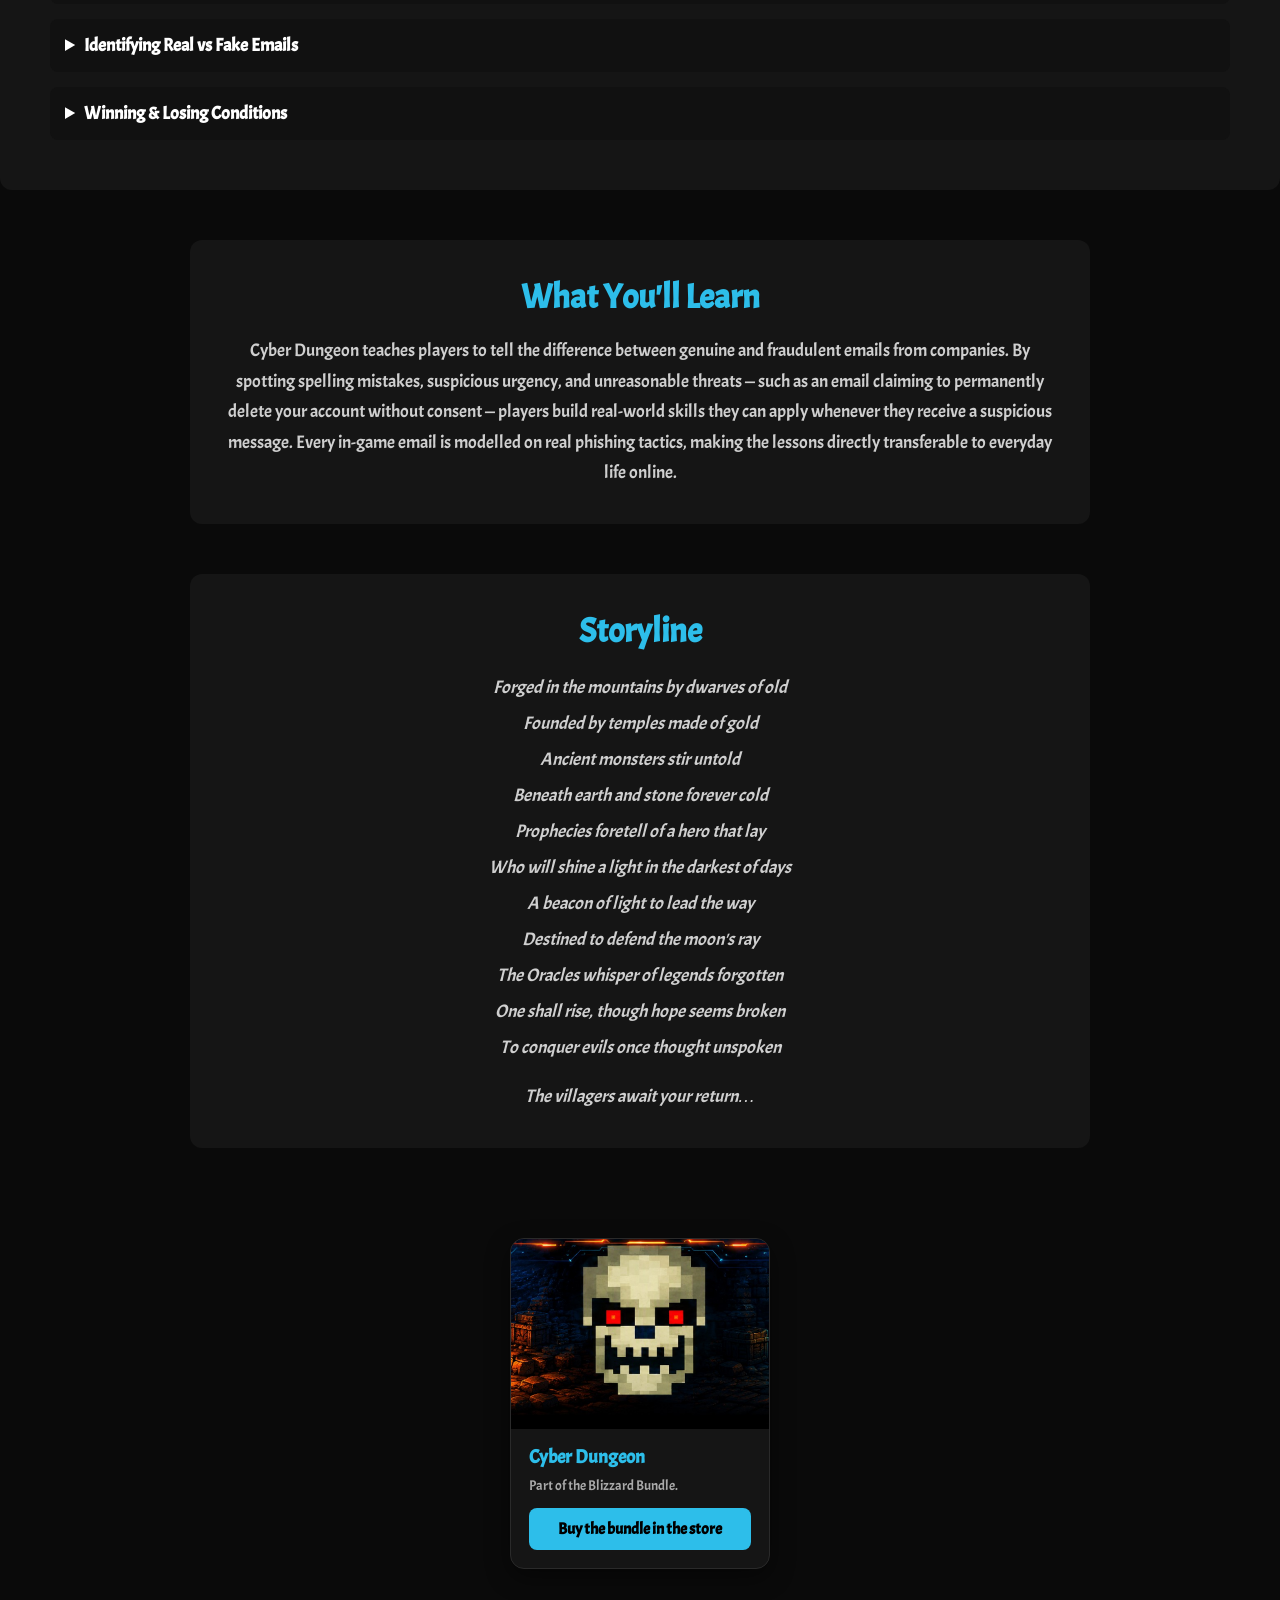
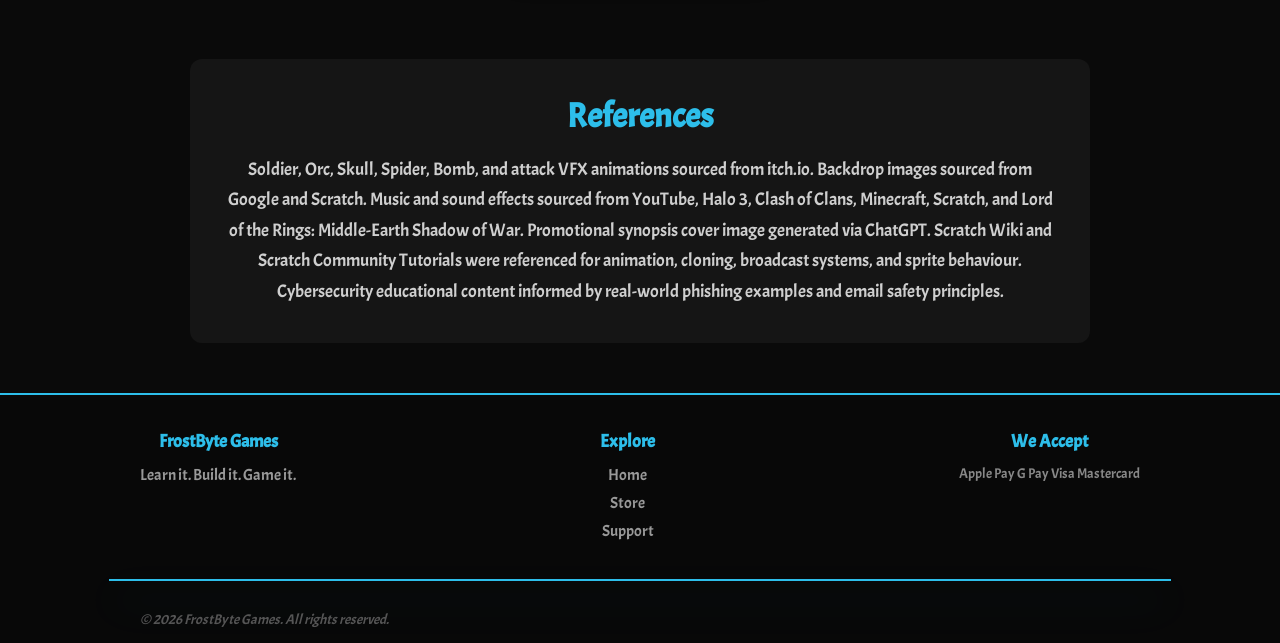
<file: omar.html>
<!DOCTYPE html>
<html lang="en">
<head>
    <link rel="stylesheet" href="main.css">
    <title>Cyber Dungeon - FrostByte Games</title>
    <link rel="icon" type="image/x-icon" href="Def.png">
</head>

<body>
<div id="sale-banner">
    🎉 WINTER SALE ON NOW — USE CODE <strong>ASSESSMENT100</strong> AT CHECKOUT

</div>

  <header class="header">
    <a href="index.html" class="logo">
      <div class="logo-img"></div>
      <h1>FrostByte Games</h1>
    </a>
    <nav class="top-nav">
      <a href="store.html">Store</a>
      <a href="support.html">Support</a>
    </nav>
  </header>

  <div style="padding: 10px;"></div>

  <div class="sidebar-container">
    <aside class="sidebar">
        <a class="side-title" href="index.html">Home</a>
        <a href="ben.html">Compute</a>
        <a href="avina.html">HDD Corruption</a>
        <a href="omar.html">Cyber Dungeon</a>
    </aside>
  </div>

  <main class="content">

    <section class="slideshow" style="height:400px;">
      <div class="slide active">
        <img src="f bkj.png" class="hero-img">
        <div class="hero-info">
          <h2>Cyber Dungeon</h2>
          <p><i>In ancient empires, a lone knight descends into the depths below. Will you be the one to lead him to greatness?</i></p>
          <a class="hero-buy" href="store.html">Buy the bundle in the store</a>
        </div>
      </div>
    </section>

    <div class="about">
      <h2>About the Game</h2>
      <p>
        Descend into the depths of a mysterious dungeon as a lone knight destined for greatness. 
        Cyber Dungeon – Animated Edition is an action-packed cybersecurity game where your wits 
        are your weapon. Battle through four levels of increasingly dangerous enemies — orcs, 
        soldiers, and spiders — by correctly identifying real and fake emails to unlock your 
        attacks. Dodge fireballs, survive explosions, and uncover the secrets of the dungeon. 
        The villagers await your return.
      </p>
    </div>

    <div class="support-box">
      <h3>Game Objective</h3>
      <p>Fight through four dungeon levels by identifying phishing emails correctly to defeat enemies and progress to the next stage.</p>

      <div class="support-text">
        <p><strong>Loop of Gameplay:</strong></p>
        <p>• Click the ✓ if an email is real, click the ✗ if it is fake</p>
        <p>• Correct answers deal damage to enemies; wrong answers cost you</p>
        <p>• Once the portal opens, press Space to advance to the next level</p>
        <p>• Dodge incoming fireballs using the Arrow Keys</p>
        <p>• Defeat all enemies across four levels to achieve victory</p>
        <p>• A win screen is unlocked once all levels are cleared</p>
      </div>
    </div>

    <div class="faq-box">
      <h3>User Guide</h3>

      <details>
        <summary>Controls</summary>
        <p><strong>Mouse Click:</strong> Click ✓ (real email) or ✗ (fake email) to interact with each prompt.</p>
        <p><strong>Space Bar:</strong> Press Space once the portal opens to move to the next level.</p>
        <p><strong>Arrow Keys:</strong> Dodge incoming fireballs during combat phases.</p>
      </details>

      <details>
        <summary>Levels Overview</summary>
        <p>• <strong>Level 1 — The Orc Lair:</strong> Battle orcs by correctly sorting emails. Introduction to basic phishing cues.</p>
        <p>• <strong>Level 2 — The Soldier's Keep:</strong> Face soldier enemies with trickier email scenarios.</p>
        <p>• <strong>Level 3 — The Spider's Web:</strong> Spider enemies add fireball mechanics. Dodge while you answer.</p>
        <p>• <strong>Level 4 — The Final Depths:</strong> The ultimate challenge — all threats combined. Reach the win screen to complete your quest.</p>
      </details>

      <details>
        <summary>Identifying Real vs Fake Emails</summary>
        <p>
          A real company will always use correct spelling and will never threaten to permanently 
          delete your account without consent. Look out for spelling errors, urgency tactics, 
          and suspicious sender details — these are signs of a phishing attempt. Click ✗ to 
          reject fake emails and ✓ to approve real ones.
        </p>
      </details>

      <details>
        <summary>Winning &amp; Losing Conditions</summary>
        <p><strong>Win:</strong> Correctly identify emails, defeat all enemies across all four levels, and reach the Victory screen.</p>
        <p><strong>Lose:</strong> Taking too many hits from incorrect answers or fireballs will result in defeat.</p>
      </details>
    </div>

    <div class="about">
      <h2>What You'll Learn</h2>
      <p>
        Cyber Dungeon teaches players to tell the difference between genuine and fraudulent 
        emails from companies. By spotting spelling mistakes, suspicious urgency, and 
        unreasonable threats — such as an email claiming to permanently delete your account 
        without consent — players build real-world skills they can apply whenever they receive 
        a suspicious message. Every in-game email is modelled on real phishing tactics, making 
        the lessons directly transferable to everyday life online.
      </p>
    </div>

    <div class="about">
      <h2>Storyline</h2>
      <p style="font-style: italic; text-align: center; line-height: 2;">
        Forged in the mountains by dwarves of old<br>
        Founded by temples made of gold<br>
        Ancient monsters stir untold<br>
        Beneath earth and stone forever cold<br>
        Prophecies foretell of a hero that lay<br>
        Who will shine a light in the darkest of days<br>
        A beacon of light to lead the way<br>
        Destined to defend the moon's ray<br>
        The Oracles whisper of legends forgotten<br>
        One shall rise, though hope seems broken<br>
        To conquer evils once thought unspoken
      </p>
      <p style="text-align: center; margin-top: 16px;"><em>The villagers await your return…</em></p>
    </div>

    <div class="store-grid" style="max-width:300px;margin:40px auto;">
      <div class="card">
        <img src="f bkj.png">
        <h3>Cyber Dungeon</h3>
        <p>Part of the Blizzard Bundle.</p>
        <a class="buy" href="store.html">Buy the bundle in the store</a>
      </div>
    </div>

    <div class="about">
      <h2>References</h2>
      <p>
        Soldier, Orc, Skull, Spider, Bomb, and attack VFX animations sourced from itch.io. 
        Backdrop images sourced from Google and Scratch. Music and sound effects sourced from 
        YouTube, Halo 3, Clash of Clans, Minecraft, Scratch, and Lord of the Rings: Middle-Earth 
        Shadow of War. Promotional synopsis cover image generated via ChatGPT. 
        Scratch Wiki and Scratch Community Tutorials were referenced for animation, cloning, 
        broadcast systems, and sprite behaviour. Cybersecurity educational content informed by 
        real-world phishing examples and email safety principles.
      </p>
    </div>

  </main>

<footer class="site-footer">
  <div class="footer-top">
    <div class="footer-column">
      <h3>FrostByte Games</h3>
      <p>Learn it. Build it. Game it.</p>
    </div>

    <div class="footer-column">
      <h4>Explore</h4>
      <a href="index.html">Home</a>
      <a href="store.html">Store</a>
      <a href="support.html">Support</a>
    </div>

    <div class="footer-column">
      <h4>We Accept</h4>
      <div class="payment-badges">
        <span class="pay-badge">Apple Pay</span>
        <span class="pay-badge">G Pay</span>
        <span class="pay-badge">Visa</span>
        <span class="pay-badge">Mastercard</span>
      </div>
    </div>
  </div>

  <hr>

  <p class="footer-bottom"><i>&copy; 2026 FrostByte Games. All rights reserved.</i></p>
</footer>

</body>
</html>
</file>
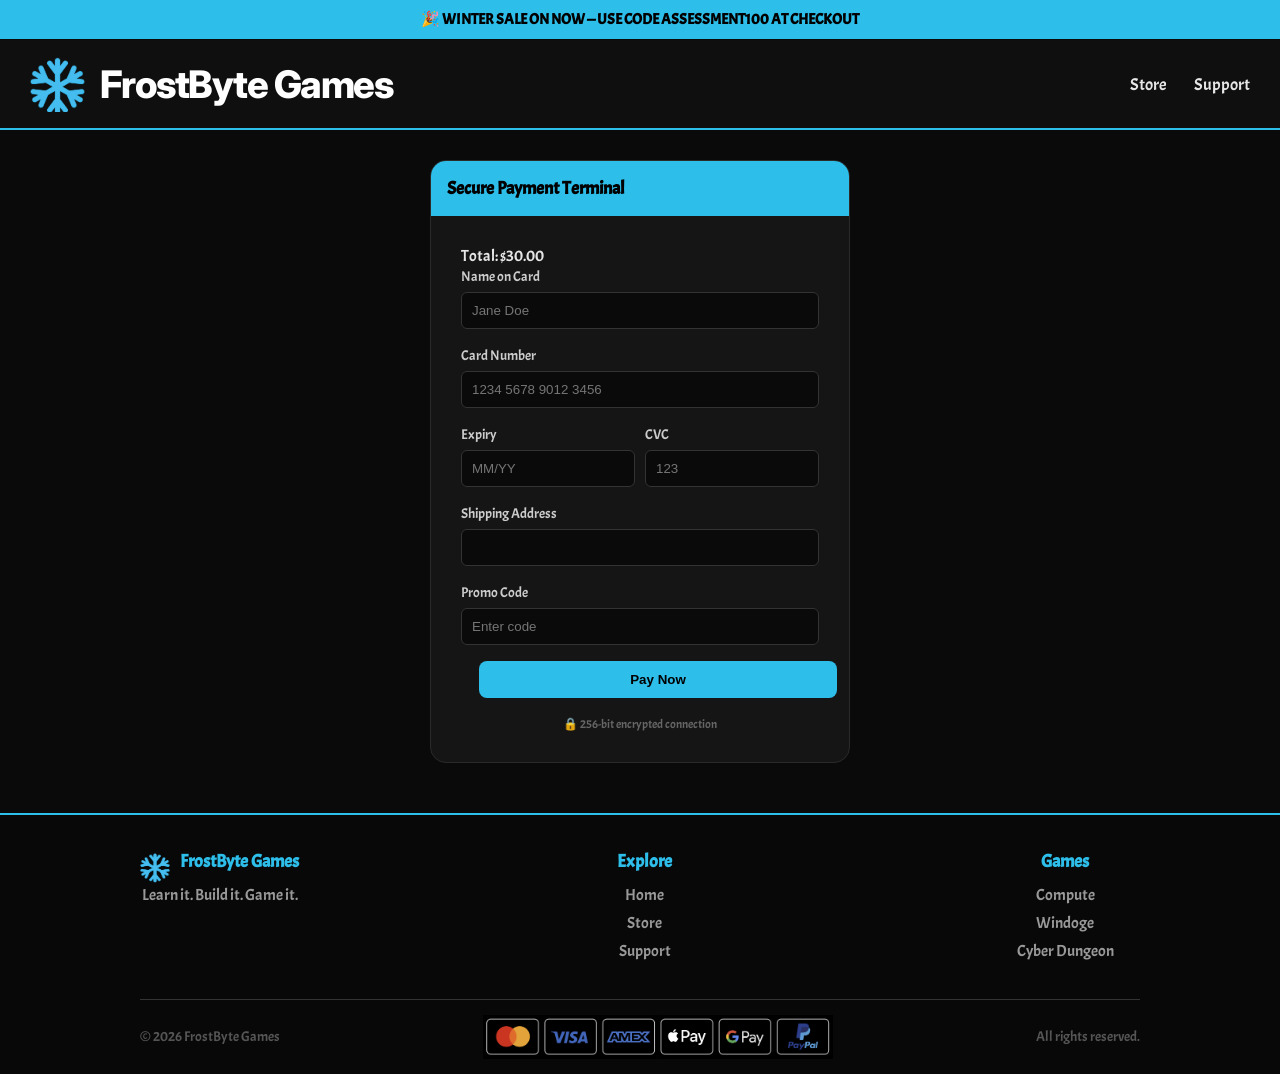
<file: payment.html>
<!DOCTYPE html>
<html lang="en">
<head>
    <link rel="stylesheet" href="main.css">
    <title>Payment - FrostByte Games</title>
    <link rel="icon" type="image/x-icon" href="Def.png">
</head>

<body>
<div id="sale-banner">
    🎉 WINTER SALE ON NOW — USE CODE <strong>ASSESSMENT100</strong> AT CHECKOUT
  
</div>
  <header class="header">
    <a href="index.html" class="logo">
      <div class="logo-img"></div>
      <h1>FrostByte Games</h1>
    </a>
    <nav class="top-nav">
      <a href="store.html">Store</a>
      <a href="support.html">Support</a>
    </nav>
  </header>

 <div style="padding: 70px;"></div>

<div class="payment-box">

  <div class="payment-header">
    Secure Payment Terminal
  </div>

 <div class="payment-form" id="step-form">
    <p id="order-total"></p>

    <form id="payment-form">

      <label>Name on Card</label>
      <input id="card-name" type="text" required placeholder="Jane Doe">

      <label>Card Number</label>
      <input id="card-number" type="text" required maxlength="19"
        placeholder="1234 5678 9012 3456">

      <div class="card-details">
        <div>
          <label>Expiry</label>
          <input id="card-expiry" type="text" required maxlength="5" placeholder="MM/YY">
        </div>

        <div>
          <label>CVC</label>
          <input id="card-cvc" type="text" required maxlength="3" placeholder="123">
        </div>
      </div>

      <label>Shipping Address</label>
      <input id="ship-address" type="text" required>

      <label>Promo Code</label>
      <input id="promo-code" type="text" placeholder="Enter code">

      <p id="promo-message"></p>

      <button type="submit" class="buy payment-button">Pay Now</button>
    </form>

    <p class="secure-message">🔒 256-bit encrypted connection</p>
  </div>

  <div id="step-processing">
    <div class="loading-spinner"></div>
    <p>Processing your payment...</p>
  </div>

<div id="step-success">

    <div class="success-icon">✓</div>

    <h2>Payment Successful</h2>

    <p>Your order has been confirmed.</p>

    <div class="order-info">
        <p>ORDER NUMBER</p>
        <p id="order-number"></p>
    </div>

    <h3>Download Your Games</h3>

    <p>Your games are ready to download.</p>

    <div class="game-downloads">

        <a href="FrostByte Games Bundle.zip" download class="buy">
            Download Games (.zip)
        </a>
    </div>

    <a href="index.html" class="buy payment-button">
        Back to Home
    </a>

</div>

</div>
<footer class="site-footer">

  <div class="footer-top">

    <div class="footer-column">
      <div class="footer-logo">
        <img src="Def.png" alt="FrostByte Games logo">

        <h3>FrostByte Games </h3>
      </div>
      <p>Learn it. Build it. Game it.</p>
    </div>

    <div class="footer-column">
      <h4>Explore</h4>
      <a href="index.html">Home</a>
      <a href="store.html">Store</a>
      <a href="support.html">Support</a>
    </div>

    <div class="footer-column">
      <h4>Games</h4>
      <a href="ben.html">Compute</a>
      <a href="avina.html">Windoge</a>
      <a href="omar.html">Cyber Dungeon</a>
    </div>

  </div>

  <div class="footer-divider"></div>

  <div class="footer-bottom">
    <span>© 2026 FrostByte Games</span>
    <img src="payment methods.png" class="payment-types" alt="Payment Methods">
    <span>All rights reserved.</span>
  </div>

</footer>

<style>
@keyframes spin {
  from { transform: rotate(0deg); }
  to { transform: rotate(360deg); }
}
</style>

<script>
const ORDER_PRICE = 30.00; // this is the original order price for the frostbyte game bundle
let finalTotal = ORDER_PRICE;

const orderTotalEl = document.getElementById("order-total");
const stepForm = document.getElementById("step-form");
const stepProcessing = document.getElementById("step-processing");
const stepSuccess = document.getElementById("step-success");
const form = document.getElementById("payment-form");

function updateTotalDisplay() {
    orderTotalEl.innerText = "Total: $" + finalTotal.toFixed(2);
}
updateTotalDisplay();

// this will format the card number as 1234 5678 9012 3456
document.getElementById("card-number").addEventListener("input", (e) => {
    let v = e.target.value.replace(/\D/g, "").slice(0, 16);
    e.target.value = v.replace(/(.{4})/g, "$1 ").trim();
});

// this will format the expiry date as MM/YY
document.getElementById("card-expiry").addEventListener("input", (e) => {
    let v = e.target.value.replace(/\D/g, "").slice(0, 4);
    if (v.length > 2) v = v.slice(0, 2) + "/" + v.slice(2);
    e.target.value = v;
});

// promo code check
document.getElementById("promo-code").addEventListener("input", (e) => {
    const code = e.target.value.trim().toUpperCase();
    const msg = document.getElementById("promo-message");

    if (code === "ASSESSMENT100") {
        finalTotal = 0;
        msg.style.color = "var(--accent)";
        msg.innerText = "Promo applied — this order is free!";
    } else {
        finalTotal = ORDER_PRICE;
        msg.innerText = "";
    }
    updateTotalDisplay();
});

form.addEventListener("submit", (e) => {
    e.preventDefault();

    const name = document.getElementById("card-name").value;
    const address = document.getElementById("ship-address").value;

    stepForm.style.display = "none";
    stepProcessing.style.display = "block";

    setTimeout(() => {
        stepProcessing.style.display = "none";
        stepSuccess.style.display = "block";

        const orderNum = "FB-" + Math.floor(100000 + Math.random() * 900000);
        document.getElementById("order-number").innerText = orderNum;
        document.getElementById("ship-to-display").innerText = name + "\n" + address;
    }, 2000);
});
</script>

</body>
</html>
</file>
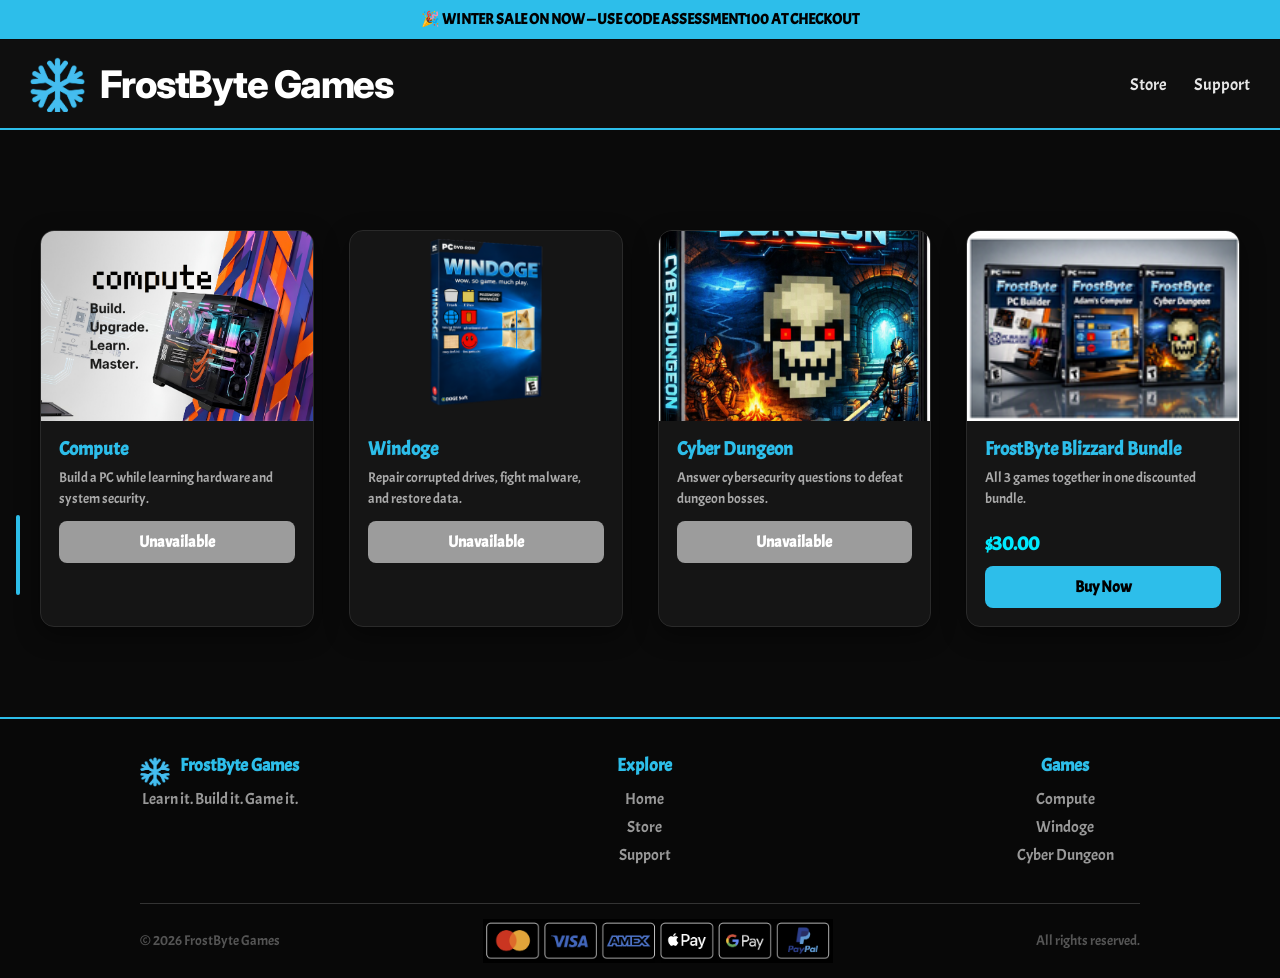
<file: store.html>
<!DOCTYPE html>
<html lang="en">
<head>
    <link rel="stylesheet" href="main.css">
    <title>FrostByte Games</title>
    <link rel="icon" type="image/x-icon" href="Def.png">
</head>

<body>
<div id="sale-banner">
    🎉 WINTER SALE ON NOW — USE CODE <strong>ASSESSMENT100</strong> AT CHECKOUT
    </div>

<header class="header">
    <a href="index.html" class="logo">
        <div class="logo-img"></div>
        <h1>FrostByte Games</h1>
    </a>
<nav class="top-nav">
    <a href="store.html">Store</a>
    <a href="support.html">Support</a>
   
</nav>
</header>
  <header>
    <script>
document.addEventListener("DOMContentLoaded", () => {
    const allowedPages = ["index.html", "store.html"];
    const currentPage = window.location.pathname.split("/").pop();

    const banner = document.getElementById("sale-banner");

    if (banner && !allowedPages.includes(currentPage)) {
        banner.style.display = "none";
    }
});
</script>

  </header>
<div style="padding-top: 60px;"></div>

<div class="sidebar-container">
    <aside class="sidebar">
        <a class="side-title" href="index.html">Home</a>
        <a href="ben.html">Compute</a>
        <a href="avina.html">Windoge</a>
        <a href="omar.html">Cyber Dungeon</a>
    </aside>
</div>

<main class="content">

    <div class="store-grid">

        <div class="card">
            <img src="Fortniteskinadsdying.png">
            <h3>Compute</h3>
            <p>Build a PC while learning hardware and system security.</p>
            <a class="buy-disabled">Unavailable</a>
        </div>

        <div class="card">
            <img src="FireyFrostBytesWindogeForAvinashIndrajith.png">
            <h3>Windoge</h3>
            <p>Repair corrupted drives, fight malware, and restore data.</p>
            <a class="buy-disabled">Unavailable</a>
        </div>

        <div class="card">
            <img src="game3.png">
            <h3>Cyber Dungeon</h3>
            <p>Answer cybersecurity questions to defeat dungeon bosses.</p>
            <a class="buy-disabled">Unavailable</a>
        </div>

        <div class="card">
            <img src="bundle.png">
            <h3>FrostByte Blizzard Bundle</h3>
            <p>All 3 games together in one discounted bundle.</p>
            <span class="price">$30.00</span>
            <a class="buy" href="payment.html">Buy Now</a>
        </div>

    </div>

</main>

<footer class="site-footer">

  <div class="footer-top">

    <div class="footer-column">
      <div class="footer-logo">
        <img src="Def.png" alt="FrostByte Games logo">
        <h3>FrostByte Games</h3>
      </div>
      <p>Learn it. Build it. Game it.</p>
    </div>

    <div class="footer-column">
      <h4>Explore</h4>
      <a href="index.html">Home</a>
      <a href="store.html">Store</a>
      <a href="support.html">Support</a>
    </div>

    <div class="footer-column">
      <h4>Games</h4>
      <a href="ben.html">Compute</a>
      <a href="avina.html">Windoge</a>
      <a href="omar.html">Cyber Dungeon</a>
    </div>

  </div>

  <div class="footer-divider"></div>

  <div class="footer-bottom">
    <span>© 2026 FrostByte Games</span>
    <img src="payment methods.png" class="payment-types" alt="Payment Methods">
    <span>All rights reserved.</span>
  </div>

</footer>
<script> 
const saleBanner = document.getElementById("sale-banner");
const saleBannerClose = document.getElementById("sale-banner-close");

if (saleBanner && saleBannerClose) {
    saleBannerClose.onclick = () => {
        saleBanner.style.display = "none";
    };
}
</script>

</body>
</html>
</file>
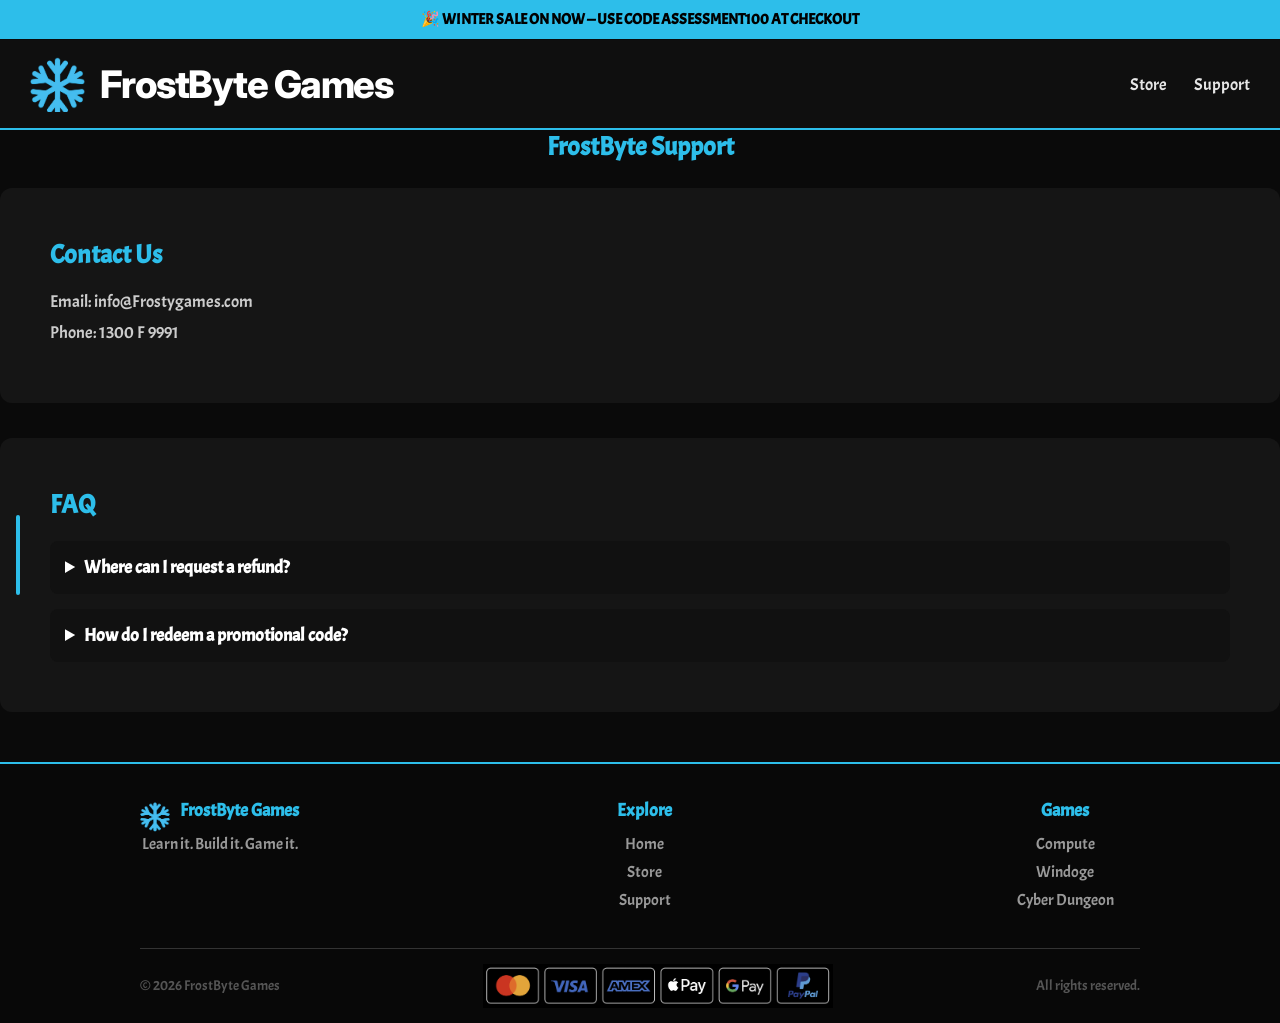
<file: support.html>
<!DOCTYPE html>
<html lang="en">
<head>
    <link rel="stylesheet" href="main.css">
    <title>FrostByte Support</title>
    <link rel="iconS" type="image/x-icon" href="Def.png">
</head>

<body>
<div id="sale-banner">
    🎉 WINTER SALE ON NOW — USE CODE <strong>ASSESSMENT100</strong> AT CHECKOUT

</div>
<header class="header">
    <a href="index.html" class="logo">
      <div class="logo-img"></div>
      <h1>FrostByte Games</h1>
    </a>

    <nav class="top-nav">
        <a href="store.html">Store</a>
      <a href="support.html">Support</a>
    </nav>
</header>

 

  <div class="sidebar-container">
    <aside class="sidebar">
        <a class="side-title" href="index.html">Home</a>
        <a href="ben.html">Compute</a>
        <a href="avina.html">Windoge</a>
        <a href="omar.html">Cyber Dungeon</a>

    </aside>
  </div>


<main class="content">

    <h2 class="section-title">FrostByte Support</h2>

    <section class="support-box">

        <h3>Contact Us</h3>

        <p>Email: info@Frostygames.com</p>
        <p>Phone: 1300 F 9991</p>

    </section>


    <section class="faq-box">

        <h3>FAQ</h3>

        <details>
            <summary>Where can I request a refund?</summary>
            <p>For any queries about refunds, please head to customer support at 1300 F 9991, available between 9am-5pm on Monday to Friday. </p>
        </details>

        <details>
            <summary>How do I redeem a promotional code?</summary>
            <p>Head to checkout, at the bottom of secure payment terminal just enter the code in the 'Promo Code' section.</p>
        </details>

    </section>

</main>

<footer class="site-footer">

  <div class="footer-top">

    <div class="footer-column">
      <div class="footer-logo">
        <img src="Def.png" alt="FrostByte Games logo">
        <h3>FrostByte Games</h3>
      </div>
      <p>Learn it. Build it. Game it.</p>
    </div>

    <div class="footer-column">
      <h4>Explore</h4>
      <a href="index.html">Home</a>
      <a href="store.html">Store</a>
      <a href="support.html">Support</a>
    </div>

    <div class="footer-column">
      <h4>Games</h4>
      <a href="ben.html">Compute</a>
      <a href="avina.html">Windoge</a>
      <a href="omar.html">Cyber Dungeon</a>
    </div>

  </div>

  <div class="footer-divider"></div>

  <div class="footer-bottom">
    <span>© 2026 FrostByte Games</span>
    <img src="payment methods.png" class="payment-types" alt="Payment Methods">
    <span>All rights reserved.</span>
  </div>

</footer>
<script>
const saleBanner = document.getElementById("sale-banner");
const saleBannerClose = document.getElementById("sale-banner-close");

if (saleBanner && saleBannerClose) {
    saleBannerClose.onclick = () => {
        saleBanner.style.display = "none";
    };
}
</script>

</body>
</html>
</file>
<file: main.css>
@import url('https://fonts.googleapis.com/css?family=Acme');
@import url('https://fonts.googleapis.com/css?family=Dancing+Script');
@import url('https://fonts.googleapis.com/css2?family=Inter:wght@100..900&display=swap');

* {
  margin: 0;
  padding: 0;
  box-sizing: border-box;
}


:root {
    --accent:#2dbeea; 
    --accent-line:#2dbeea; 
    --redaccent:#FF3B3B;
}

.About-NorthByte {
color: white;

}

body {
  background: #0a0a0a;
  color: #e6e6e6;
  font-family: 'Acme', sans-serif;
}

.header {
  position: fixed;
  top: 0;
  left: 0;
  width: 100%;
  background: #0f0f0f;
  padding: 18px 30px;
  display: flex;
  justify-content: space-between;
  align-items: center;
  border-bottom: 2px solid var(--accent-line);
  z-index: 1000;
  height: 90px;
}

.logo {
  display: flex;
  align-items: center;
  gap: 15px;
  text-decoration: none;
  color: white;
}

.logo-img {
  width: 55px;
  height: 55px;
  background: url('Def.png');
  background-size: cover;
  border-radius: 8px;
}

.logo h1 {
  font-family: "Inter", sans-serif;
  font-size: 38px;      /* 4rem */
  font-weight: 800;
  line-height: 1;
  letter-spacing: -0.04em;
  color: white;
}

.top-nav a {
  color: #e6e6e6;
  margin-left: 25px;
  font-size: 17px;
  cursor: pointer;
  transition: 0.2s;
  text-decoration: none;
}

.top-nav a:hover {
  color: var(--accent);
  text-decoration: none;
}

.sidebar {
  position: absolute;
  left: 0;
  width: 230px;
  height: 100%;
  background: #111;
  padding: 25px;
  border-right: 2px solid var(--accent);

  transform: translateX(-100%);
  transition: 0.3s;
}

.sidebar:hover {
  transform: translateX(0);
}

.sidebar-container {
  position: fixed;
  top: 90px;
  left: 0;
  width: 20px;
  height: calc(100vh - 90px);
  z-index: 999;
}

.sidebar-container:hover .sidebar {
  transform: translateX(0);
}

.sidebar-container::after {
  content: "";
  position: absolute;
  z-index: -1;
  right: 0;
  top: 50%;
  width: 4px;
  height: 80px;
  background: var(--accent);
  border-radius: 5px;
}

.sidebar::before {
  content: "";
  position: absolute;
  left: 0;
  top: 0;
  width: 20px;
  height: 100%;
}

.sidebar a {
  display: block;
  color: #e6e6e6;
  padding: 12px 8px;
  font-size: 16px;
  border-radius: 6px;
  transition: 0.2s;
  text-decoration: none;
}

.sidebar a:hover {
  background: var(--accent);
  color: #000;
}

.side-title {
  color: #00ff88;
  font-size: 20px;
  margin-bottom: 25px;
}

.content {
  padding-top: 90px;

}

.page-content {
    padding: 40px;
}

.slideshow {
  position: relative;
  overflow: hidden;
  margin-bottom: 40px;
  height: 500px;
}

.slide {
  position: relative;
  display: none;
  height: 100%;
}

.slide.active {
  display: block;
}

.hero-img {
  width: 100%;
  height: 100%;
  object-fit: cover;
}

.hero-info {
  position: absolute;
  bottom: 40px;
  right: 40px;

  padding: 25px;
  width: 350px;

  background: rgba(0, 0, 0, 0.55);
  backdrop-filter: blur(5px);

  border-radius: 10px;

  display: flex;
  flex-direction: column;
  justify-content: center;
}

.hero-info h2 {
  font-size: 30px;
  color: var(--accent);
}

.hero-info p {
  margin-top: 12px;
  color: #ccc;
  font-size: 16px;
}

.hero-info-ben {
  position: absolute;
  bottom: 40px;
  right: 40px;

  padding: 25px;
  width: 350px;

  background: rgba(0, 0, 0, 0.55);
  backdrop-filter: blur(5px);

  border-radius: 10px;

  display: flex;
  flex-direction: column;
  justify-content: center;
}

.hero-info-ben p {
  margin-top: 12px;
  color: white;
  font-size: 18px;
  font-family: "Inter", sans-serif;
}

.hero-buy {
    display: inline-block;
    margin-top: 20px;
    align-self: flex-start;
    align-items: center;
    text-align: center;
    padding: 12px 24px;
    background: var(--accent);
    color: white;
    text-decoration: none;
    font-size: 16px;
    font-weight: bold;
    border: 2px solid var(--accent);
    border-radius: 8px;
    transition: all 0.25s ease;
}

.hero-info-ben {
    position: absolute;
    bottom: 25px;
    left: 50%;
    transform: translateX(-50%);
    display: flex;
    flex-direction: row;
    align-items: center;
    justify-content: center;
    gap: 20px;
    background: rgba(35, 35, 35, 0.55);
    backdrop-filter: blur(5px);
    padding: 12px 20px;
    border-radius: 10px;
}

.hero-info-ben p {
    margin: 0;
    color: white;
    font-size: 18px;
    font-family: "Inter", sans-serif;
}

.hero-buy-ben {
    display: inline-block;
    padding: 9px 18px;
    background: var(--accent);
    color: white;
    text-decoration: none;
    font-size: 16px;
    font-weight: bold;
    border: 2px solid var(--accent);
    border-radius: 8px;
    transition: all 0.25s ease;
    font-family: "Inter", sans-serif;
}

.hero-buy-ben:hover {
    background: white;
    color: black;
    border-color: white;
}

.slide-dots {
  position: absolute;
  bottom: 15px;
  left: 50%;
  transform: translateX(-50%);
  display: flex;
  gap: 10px;
}

.dot {
  width: 12px;
  height: 12px;
  border-radius: 50%;
  background: #444;
  cursor: pointer;
}

.dot.active {
  background: var(--accent);
}


.section-title {
  font-size: 26px;
  margin-bottom: 25px;
  color: var(--accent);
  text-align: center;
}

.grid {
  display: grid;
  grid-template-columns: repeat(3, 300px);
  gap: 35px;
  justify-content: center;
}

.card {
  background: #151515;
  border: 1px solid #2a2a2a;
  border-radius: 14px;
  overflow: hidden;
  box-shadow: 0 8px 24px rgba(0, 0, 0, 0.45);
  display: flex;
  flex-direction: column;
  padding: 0;
  transition: 0.25s;
}

.card:hover {
  border-color: var(--accent);
  box-shadow: 0 20px 40px rgba(33, 183, 228, 0.316);
}

.card img {
  width: 100%;
  height: 190px;
  object-fit: cover;
  display: block;
}

.card h3 {
  margin: 16px 18px 6px;
  font-size: 19px;
  color: var(--accent);
  text-align: left;
}

.card p {
  margin: 0 18px 12px;
  font-size: 14px;
  color: #aaa;
  text-align: left;
  line-height: 1.5;
}
.price {
  display: block;
  margin: 0 18px 10px;
  font-size: 22px;
  font-weight: bold;
  color: #00eaff;
}

.buy {
  display: block;
  margin: 0 18px 18px;
  padding: 11px 0;
  text-align: center;
  width: calc(100% - 36px);
  background: var(--accent);
  color: #000;
  font-weight: bold;
  border-radius: 8px;
  text-decoration: none;
}

.buy-disabled {
  display: block;
  margin: 0 18px 18px;
  padding: 11px 0;
  text-align: center;
  width: calc(100% - 36px);
  background: #9c9c9c;
  color: #fff;
  font-weight: bold;
  border-radius: 8px;
  text-decoration: none;
}

.buy:hover {
  background: #ffffff;
}

.buy-disabled:hover {
  background: var(--redaccent);
}

footer {
  text-align: center;
  padding: 25px;
  color: #888;
  font-size: 14px;
  background-color: #000;
}
  
.support-box,
.faq-box {
    background: #151515;
    padding: 50px;
    border-radius: 12px;
    margin-bottom: 35px;
}

.support-box h3,
.faq-box h3 {
    color: var(--accent);
    font-size: 26px;
    margin-bottom: 20px;
}

.faq-box-ben {
    background: #151515;
    padding: 30px;
    border-radius: 12px;
    margin: 35px;
    font-family: "Inter", sans-serif;

}

.faq-box-ben p {
    font-family: 'Acme', sans-serif;

}
 .learn-sidebar {
  display: flex;
  flex-direction: column;
  gap: 15px;
  width: 250px;
}

.learn-sidebar img {
  width: 100%;
  border-radius: 6px;
} 
.support-box p {
    color: #ccc;
    font-size: 17px;
    margin: 10px 0;
}

.support-text {
    margin-top: 20px;
}

details {
    background: #111;
    padding: 15px;
    margin-top: 15px;
    border-radius: 8px;
    cursor: pointer;
}

summary {
    color: white;
    font-size: 18px;
    font-weight: bold;
}

details p {
    color: #ccc;
    margin-top: 15px;
    line-height: 1.5;
}

.about {
    max-width: 900px;
    margin: 50px auto;
    padding: 35px;

    background: #151515;

    border-radius: 12px;

    text-align: center;
}

.about h2 {
    color: var(--accent);
    font-size: 34px;
    margin-bottom: 18px;
}

.about p {
    color: #cfcfcf;
    font-size: 18px;
    line-height: 1.7;
}
.store-grid {
    display: grid;
    grid-template-columns: repeat(auto-fill, minmax(260px, 1fr));
    gap: 35px;
    padding: 40px;
    justify-content: center;
}

.stock-tag {
    display: inline-block;
    margin-top: 10px;
    padding: 6px 10px;
    border-radius: 6px;
    font-size: 14px;
    font-weight: bold;
}

.Unavailable {
    background: #ff3b3b;
    color: #fff;
}

.price {
    display: inline-block;
    margin-top: 10px;
    font-size: 20px;
    font-weight: bold;
    color: #00eaff;
}

.buy.disabled {
    background: #2a2a2a;
    color: #666;
    pointer-events: none;
    width: calc(100% - 36px);
}
.card .Unavailable .price{
    color: #666;
    width: calc(100% - 36px);
}

hr {
  border: none;
  height: 2px;
  background: var(--accent);
  box-shadow: 0 20px 40px rgba(33, 183, 228, 0.316);
  margin: 30px auto;
  width: 1100px;      
  max-width: 90%;     
}


.header {
  animation: slideDown 0.6s ease-out;
}

@keyframes slideDown {
  from { transform: translateY(-100%); opacity: 0; }
  to { transform: translateY(0); opacity: 1; }
}

.reviews-section {
  max-width: 900px;
  margin: 50px auto;
  padding: 40px;
  text-align: center;
}

.reviews-carousel {
  position: relative;
  max-width: 500px;
  margin: 30px auto 0;
  height: 260px;
  background: #151515;
  border: 1px solid #2a2a2a;
  border-radius: 14px;
  box-shadow: 0 8px 24px rgba(0, 0, 0, 0.45);
  overflow: hidden;
}

.review-slide {
  position: absolute;
  top: 0;
  left: 0;
  width: 100%;
  height: 100%;
  display: flex;
  flex-direction: column;
  align-items: center;
  justify-content: center;
  opacity: 0;
  transform: translateX(40px);
  transition: opacity 0.6s ease, transform 0.6s ease;
  pointer-events: none;
}
  

.review-slide.active {
  opacity: 1;
  transform: translateX(0);
  pointer-events: auto;
}

.review-avatar {
  width: 70px;
  height: 70px;
  border-radius: 50%;
  background: #222;
  border: 2px solid var(--accent);
  margin-bottom: 14px;
}

.review-stars {
  color: gold;
  font-size: 22px;
  letter-spacing: 4px;
  margin-bottom: 8px;
}

.review-name {
  font-weight: bold;
  color: var(--accent);
}

.review-dots {
  margin-top: 18px;
}

.review-dots .dot {
  display: inline-block;
  width: 12px;
  height: 12px;
  border-radius: 50%;
  background: #444;
  margin: 0 5px;
  cursor: pointer;
  transition: 0.2s;
}

.review-dots .dot.active {
  background: var(--accent);
}
#sale-banner {
    position: fixed;
    top: 0;
    left: 0;
    width: 100%;
    background: var(--accent);
    color: #000;
    font-weight: bold;
    text-align: center;
    padding: 10px 40px;
    font-size: 15px;
    z-index: 1100;
    animation: slideDown 0.6s ease-out;
}

#sale-banner-close {
    position: absolute;
    right: 20px;
    top: 50%;
    transform: translateY(-50%);
    cursor: pointer;
    font-size: 20px;
    line-height: 1;
}

#sale-banner-close:hover {
    color: #fff;
}

.header {
    top: 40px;
}

.sidebar-container {
    top: 130px;
    height: calc(100vh - 130px);
}

.content {
    padding-top: 130px;
}

.quote {
font-size: 25px;
color: rgba(202, 199, 199, 0.663)
  
}

.site-footer {
  background: #080808;
  border-top: 2px solid var(--accent);
  margin-top: 50px;
  padding: 35px 50px 15px;
}

.footer-top {
  max-width: 1000px;
  margin: auto;
  display: flex;
  justify-content: space-between;
  gap: 50px;
}

.footer-column {
  min-width: 150px;
}

.footer-column h3,
.footer-column h4 {
  color: var(--accent);
  margin-bottom: 12px;
  font-size: 18px;
}

.footer-column p,
.footer-column a {
  color: #999;
  font-size: 16px;
}

.footer-column a {
  display: block;
  text-decoration: none;
  margin-bottom: 8px;
}

.footer-column a:hover {
  color: var(--accent);
}

.footer-logo {
  display: flex;
  align-items: center;
  gap: 10px;
}

.footer-logo img {
  width: 30px;
  height: 30px;
  border-radius: 5px;
}


.payment-types {
  width: 350px;
}

.footer-divider {
  height: 1px;
  background: #333;
  margin: 30px auto 15px;
  max-width: 1000px;
}

.footer-bottom {
  display: flex;
  justify-content: space-between;
  align-items: center;
  max-width: 1000px;
  margin: auto;
  color: #555;
  font-size: 16x;
}

.payment-box {
  width: 420px;
  max-width: 90%;
  margin: 20px auto;
  background: #151515;
  border: 1px solid #2a2a2a;
  border-radius: 16px;
  overflow: hidden;
}

.payment-header {
  background: var(--accent);
  color: #000;
  padding: 16px;
  font-size: 18px;
  font-weight: bold;
}

.payment-form {
  padding: 30px;
}

.payment-form label {
  color: #ccc;
  font-size: 14px;
}

.payment-form input {
  width: 100%;
  padding: 10px;
  margin: 6px 0 16px;
  background: #0a0a0a;
  border: 1px solid #333;
  border-radius: 6px;
  color: white;
}

.card-details {
  display: flex;
  gap: 10px;
}

.card-details div {
  width: 50%;
}

.payment-button {
  width: 100%;
  border: none;
  cursor: pointer;
  align-self: center;
}

.secure-message {
  color: #666;
  text-align: center;
  font-size: 12px;
}

#step-processing,
#step-success {
  display: none;
  padding: 40px;
  text-align: center;
}

.loading-spinner {
  width: 40px;
  height: 40px;
  border: 4px solid #333;
  border-top-color: var(--accent);
  border-radius: 50%;
  margin: auto;
  animation: spin 0.8s linear infinite;
}

.success-icon {
  background: var(--accent);
  width: 60px;
  height: 60px;
  border-radius: 50%;
  margin: auto;
  font-size: 35px;
  color: #000;
}

.order-info {
  background: #0a0a0a;
  padding: 15px;
  margin: 20px 0;
  text-align: left;
}

@keyframes spin {
  to {
    transform: rotate(360deg);
  }
}
#step-processing,
#step-success {
    display: none;
}

.values {
    display: flex; /* makes the elements next to each other, otherwise each element will appear under one another */
    max-width: 1000px; /*this makes the colums issuewwhere is sterch along the entire streen sgliesx */
    margin: 0 auto;/* centers whole thing */
}

.value {
    flex: 1; /*each section gets equal amount of avail space*/
}

.value + .value { /*the plus basically means it will only select those that are adjacent to each other or come immediately after another .value */
    border-left: 1px solid #333;
}

.value h3 {
    color: var(--accent);
    font-size: 24px;
    margin-bottom: 12px;
}

.value p {
    color: #aaa;
    font-size: 16px;
    line-height: 1.6;
}

.slogan {
    text-align: center;
    color: #ccc;
    font-size: 20px;
    margin-top: -15px;
    margin-bottom: 30px;
}

.bensbanner {
    margin-top: 130px;
    height: 500px;
    position: relative; /* allows elements inside it to be positioned over the banner.*/
    overflow: hidden;
}

.bannerbackground {
    width: 100%;
    height: 100%;
    object-fit: cover; /* Crops video so it completely covers the banner*/
    display: block;
}

.computelogo {
    position: absolute; /* Puts logo over video*/
    width: 500px;
    height: auto;/* Keeps aspect ratio*/
    top: 42%;/* puts it 42% down the banner from the top.*/
    left: 50%;
    transform: translate(-50%, -50%);
}

.computeslogan {
    position: absolute;
    width: 450px;
    height: auto;
    top: 62%;
    left: 50%;
    transform: translate(-50%, -50%);
}

/*i learnt how to do these hover drop shadows through this  
https://developer.mozilla.org/en-US/docs/Web/CSS/Reference/Values/filter-function/drop-shadow 
issue was that box shadow would just put a rectangle around the perimeter of the png incl the transparent parts - not what i want */

.computelogo,
.computeslogan {
    transition: filter 0.2s ease;
}

.computelogo:hover {
    filter: drop-shadow(0 0 6px white);
}

.computeslogan:hover {
    filter: drop-shadow(0 0 5px white);
}

.whatscompute {
    max-width: 1100px;
    margin: 80px auto;
    padding: 20px 40px;
}

.whatscompute h2 {
    text-align: center;
    color: var(--accent);
    font-size: 32px;
    margin-bottom: 50px;
}

.computeintro {
    display: flex;
    align-items: center;
    gap: 70px;
}

.computeintrotext {
    flex: 1.3; /*tells item to take up 130% in its container */

}

.computeintrotext h3 {
    color: white;
    font-family: "Inter", sans-serif;
    font-size: 32px;
    line-height: 1.2;
    margin-bottom: 25px;
}

.computeintrotext p {
    color: #aaa;
    font-size: 17px;
    line-height: 1.7;
    margin-bottom: 15px;
}

.computeimg1 {
    flex: 1;
}

.computeimg1 img {
    width: 100%;
    max-width: 400px;
    display: block; /*makes the image lay not inline */

    margin: auto;/* centers image horizontally */
    border-radius: 14px;
}

.calltoaction {
    text-align: center;
    margin: 80px auto;
    padding: 60px 20px;
    background: #111;
    border-top: 1px solid #222;
    border-bottom: 1px solid #222;
}

.calltoaction h2 {
    color: var(--accent);
    font-size: 40px;
    margin-bottom: 15px;
    font-family: "Inter", sans-serif;
}

.calltoaction p {
    color: #ccc;
    font-size: 20px;
    margin-bottom: 25px;
}

.calltoactionbutton {
    display: inline-block;/* allows link to have padding and button like dimensions */
    padding: 12px 25px;
    background: var(--accent);
    color: #000;
    text-decoration: none;
    font-size: 17px;
    font-weight: bold;
    border-radius: 8px;
    transition: all 0.25s ease;
    font-family: "Inter", sans-serif;
}

.calltoactionbutton:hover {
    background: white;
    transition: all 0.25s ease;
}

.scrollingleft {
    text-align: center;
    padding: 30px 0;
    overflow: hidden;
    font-family: "Inter", sans-serif;
}

.left-carousel {
    width: 100%;
    overflow: hidden;
}

.left-track {
    display: flex; /* places images next to each other */
    width: max-content;/* makes it only as wide as its contents*/
    animation: move-left 30s linear infinite;/* Continuously moves over 30seconds forever*/
}

.left-track img {
    height: 250px;
    width: auto;
    display: block;
}

@keyframes move-left {
    from {
        transform: translateX(0);/* starts carousel at normal location*/
    }

    to {
        transform: translateX(-2120px);/* Moves carousel 2120px to the left*/
    }
}

.scrollingright {
    text-align: center;
    padding: 30px 0;
    overflow: hidden;
}

.right-carousel {
    width: 100%;
    overflow: hidden;
}

.right-track {
    display: flex;
    width: max-content;
    animation: move-right 30s linear infinite;
}

.right-track img {
    height: 250px;
    width: auto;
    display: block;
}

@keyframes move-right {
    from {
        transform: translateX(-2120px);
    }

    to {
        transform: translateX(0);
    }
}
.learn-images {
    display: flex;
    justify-content: center;
    align-items: center;
    gap: 20px;
    margin: 30px auto;
    width: 100%;
    max-width: 900px;
}

.learn-images img {
    width: 400px;
    max-width: 45%;
    height: auto;
    object-fit: contain;
    border-radius: 14px;
    border: 1px solid #2a2a2a;
    box-shadow: 0 8px 24px rgba(0, 0, 0, 0.45);
    transition: 0.25s;
}

.learn-images img:hover {
    border-color: var(--accent);
    box-shadow: 0 20px 40px rgba(33, 183, 228, 0.316);
}
</file>
